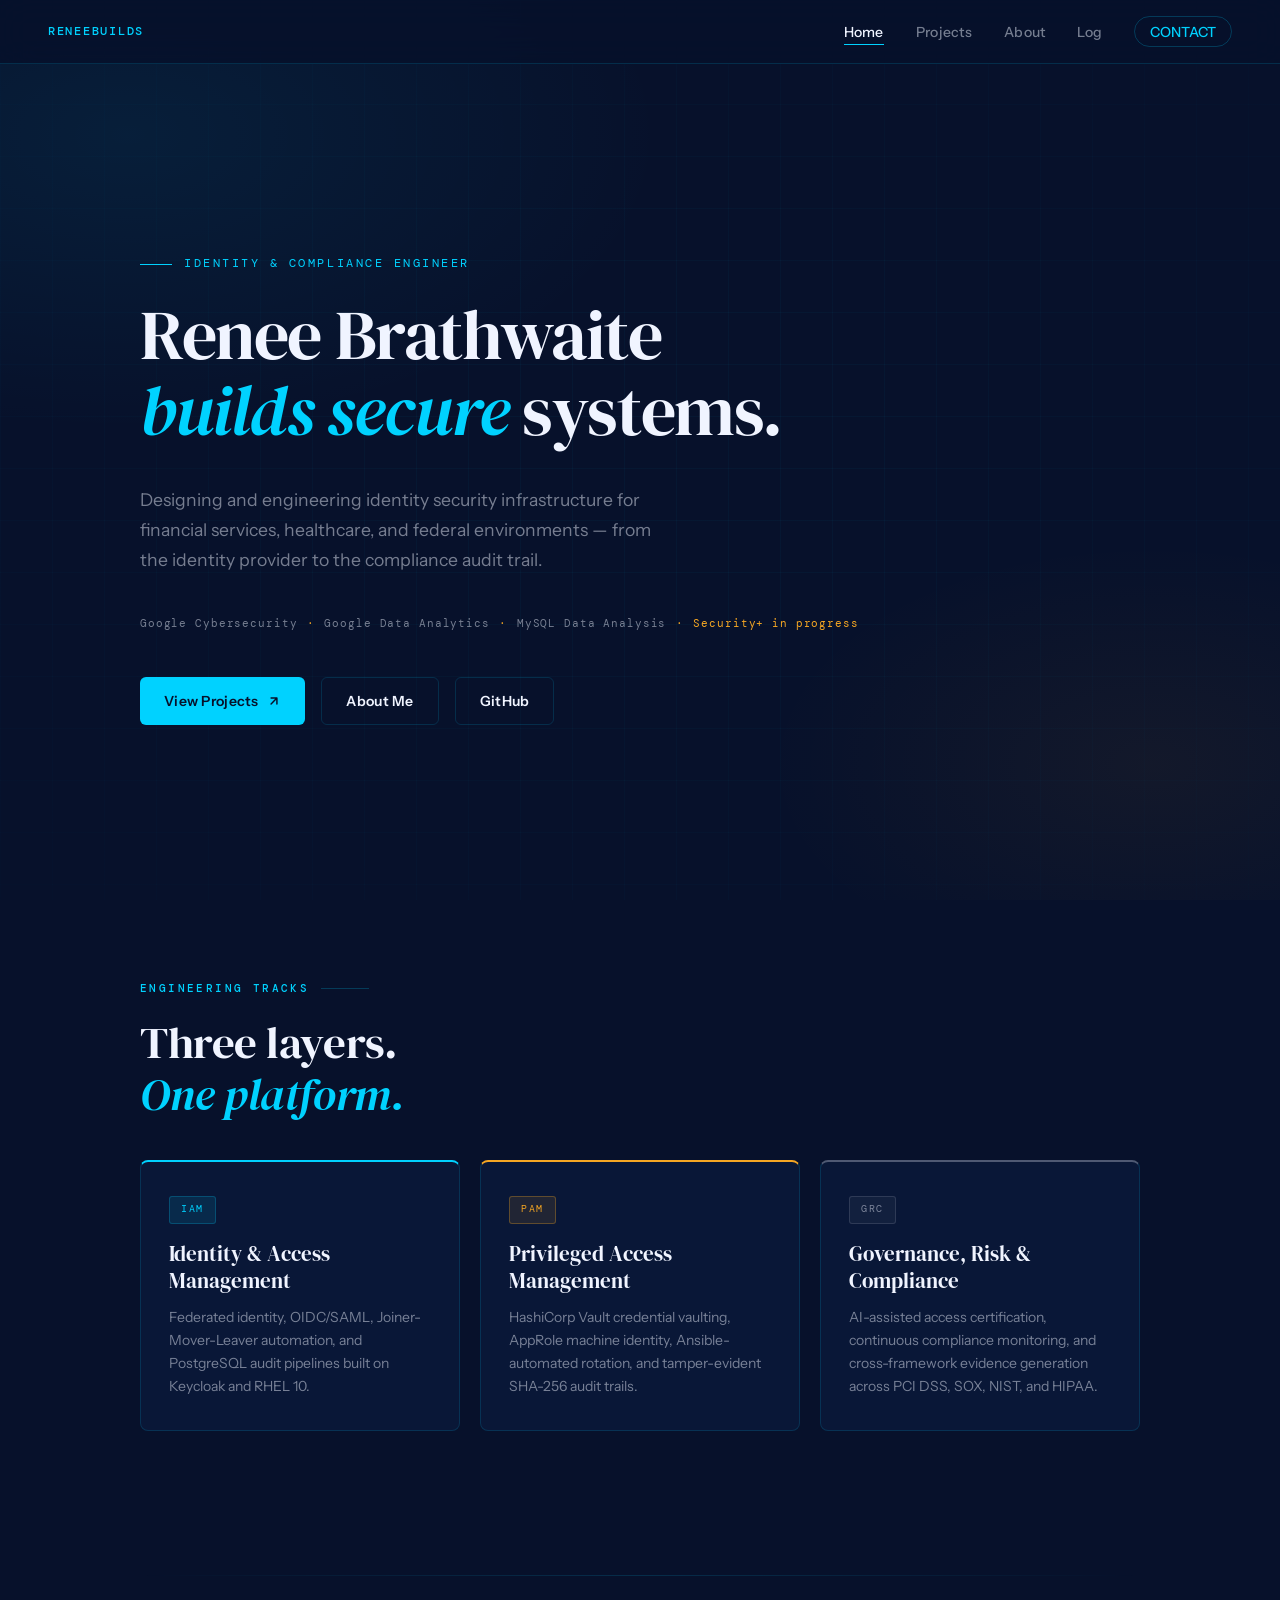
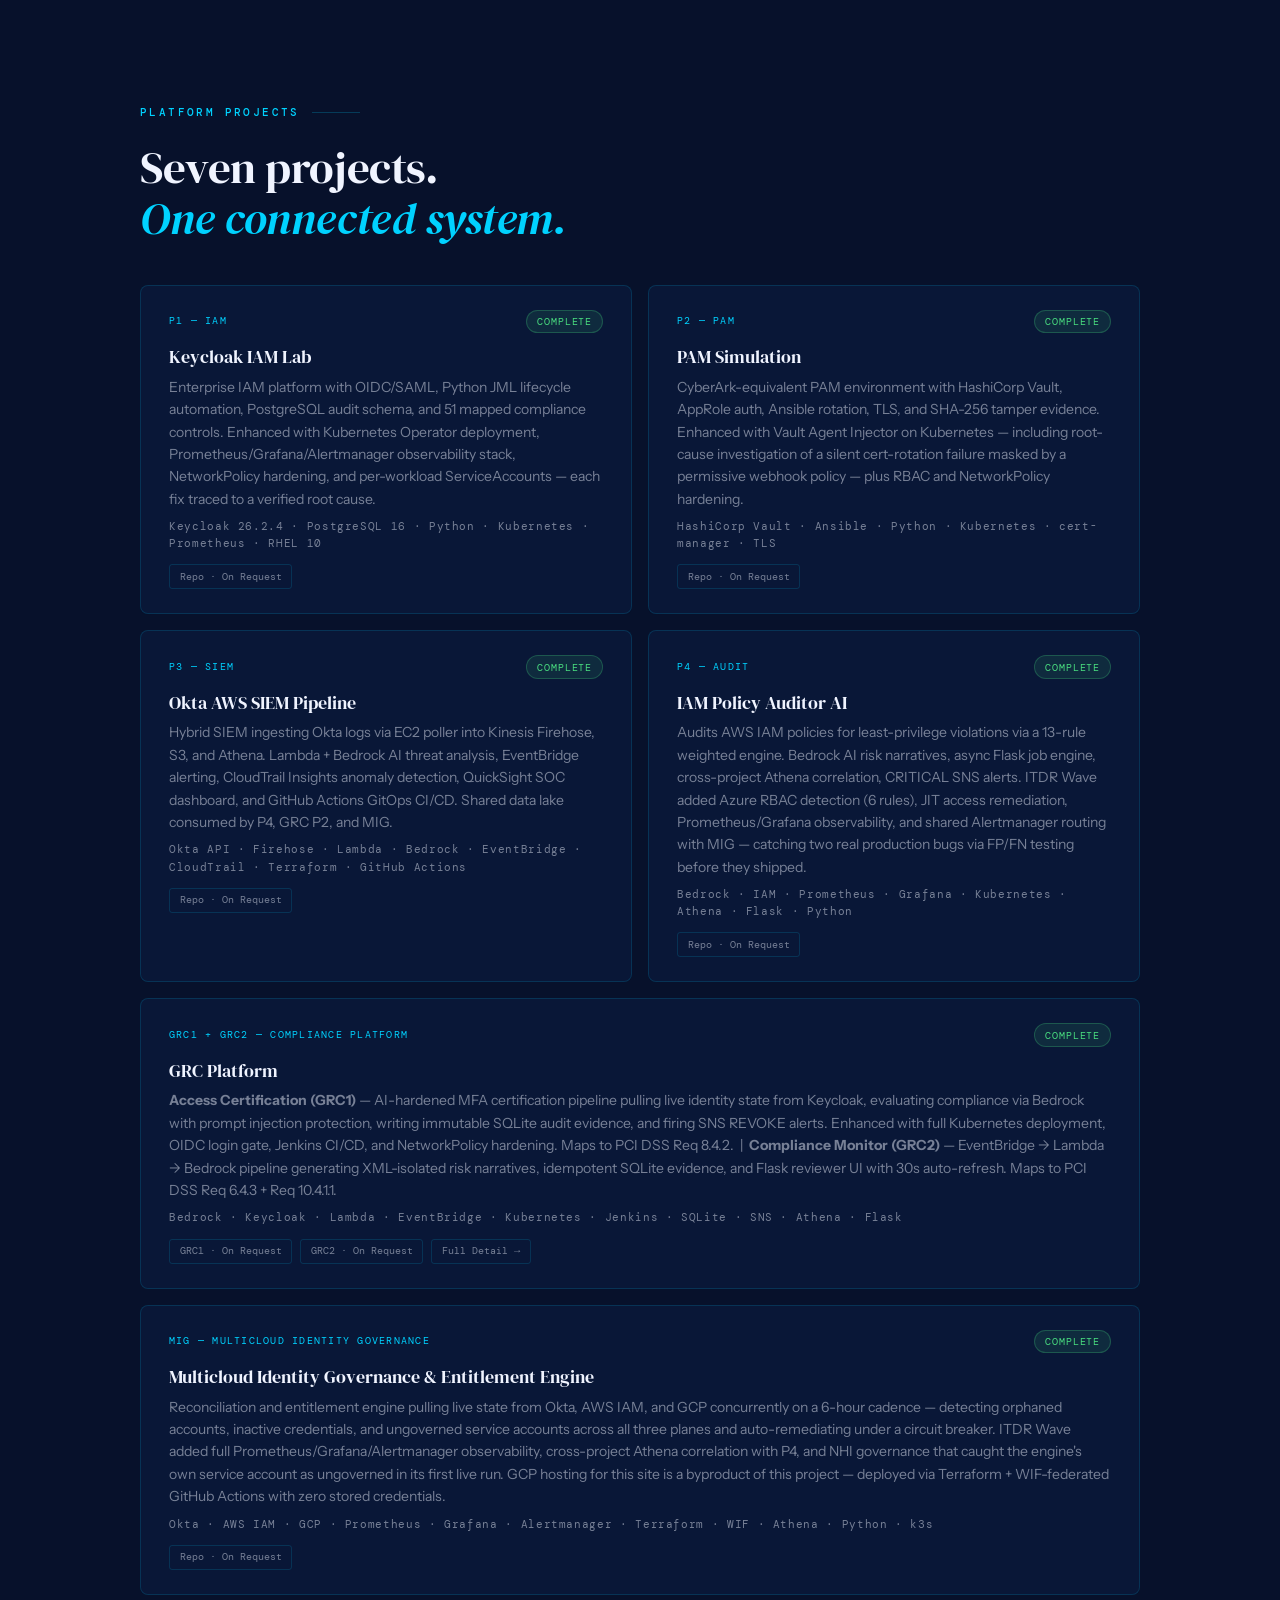
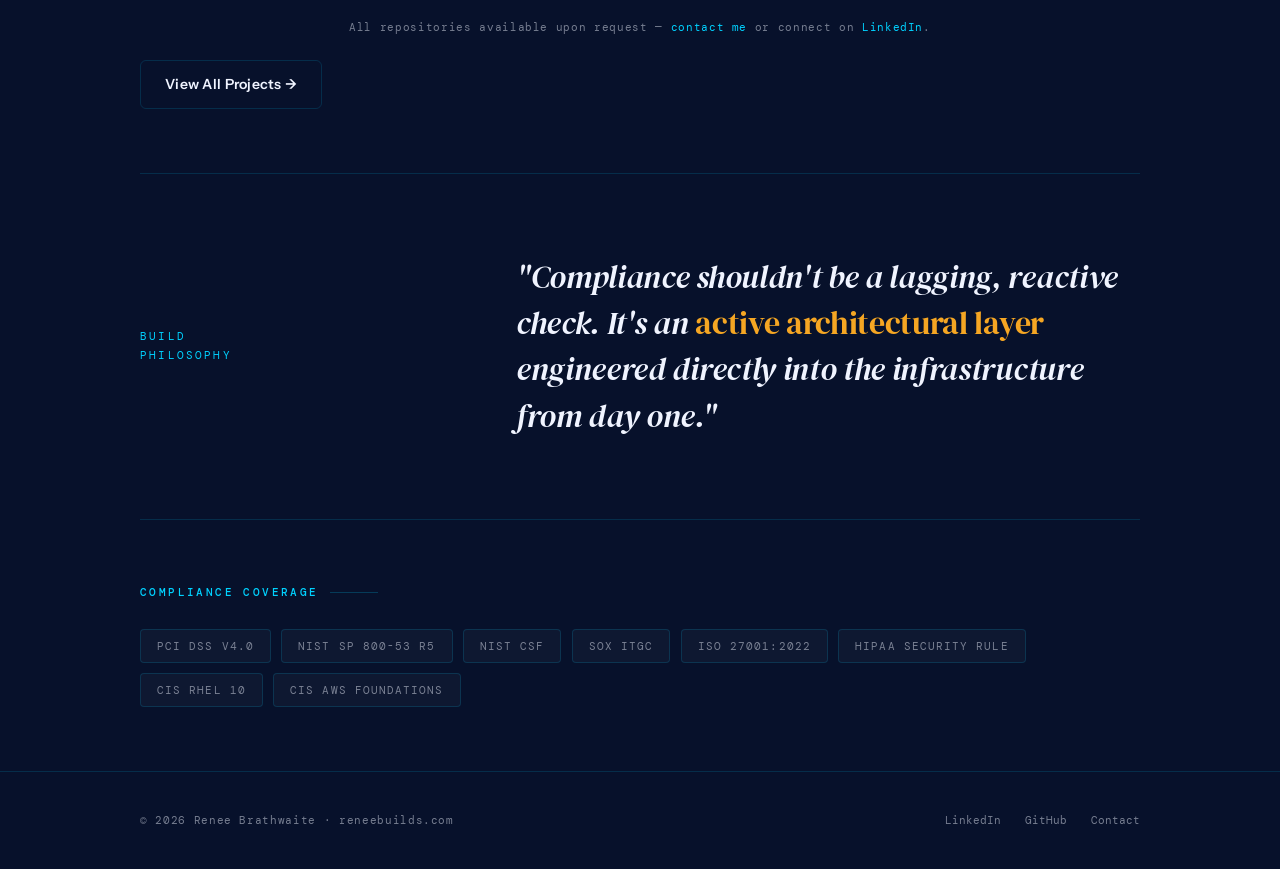
<file: index.html>
<!DOCTYPE html>
<html lang="en">
<head>
  <meta charset="UTF-8" />
  <meta name="viewport" content="width=device-width, initial-scale=1.0" />
  <title>Renee Brathwaite — Identity & Compliance Engineer</title>
  <meta name="description" content="Identity and Compliance Engineer bridging the gap between low-level system configuration and high-level institutional governance." />
  <link rel="preconnect" href="https://fonts.googleapis.com" />
  <link rel="preconnect" href="https://fonts.gstatic.com" crossorigin />
  <link href="https://fonts.googleapis.com/css2?family=DM+Serif+Display:ital@0;1&family=DM+Mono:wght@300;400;500&family=Instrument+Sans:wght@400;500;600&display=swap" rel="stylesheet" />
  <link rel="stylesheet" href="style.css" />
  <style>
    .hero { min-height: calc(100vh - 64px); display:flex; flex-direction:column; justify-content:center; padding:5rem 0 4rem; }
    .hero-eyebrow { font-family:var(--font-mono); font-size:0.72rem; color:var(--cyan); letter-spacing:0.22em; text-transform:uppercase; margin-bottom:1.5rem; display:flex; align-items:center; gap:0.75rem; }
    .hero-eyebrow::before { content:''; width:32px; height:1px; background:var(--cyan); }
    .hero h1 { margin-bottom:0.5rem; max-width:780px; }
    .hero-sub { font-size:1.1rem; color:var(--muted); max-width:540px; line-height:1.7; margin:1.75rem 0 2.5rem; }
    .hero-certs { font-family:var(--font-mono); font-size:0.68rem; color:var(--muted); letter-spacing:0.08em; margin-bottom:2.75rem; display:flex; align-items:center; gap:0.6rem; flex-wrap:wrap; }
    .cert-dot { color:var(--gold); }
    .hero-cta { display:flex; gap:1rem; flex-wrap:wrap; }
    .tracks-grid { display:grid; grid-template-columns:repeat(3,1fr); gap:1.25rem; margin-top:2.5rem; }
    .track-card { border:1px solid var(--border); border-radius:8px; padding:2rem 1.75rem; background:rgba(13,31,69,0.5); backdrop-filter:blur(8px); transition:border-color 0.2s,background 0.2s,transform 0.2s; }
    .track-card:hover { transform:translateY(-4px); }
    .track-card.iam { border-top:2px solid var(--cyan); }
    .track-card.iam:hover { background:rgba(0,210,255,0.05); border-color:var(--cyan); }
    .track-card.pam { border-top:2px solid var(--gold); }
    .track-card.pam:hover { background:rgba(245,166,35,0.05); }
    .track-card.grc { border-top:2px solid rgba(240,244,255,0.3); }
    .track-card.grc:hover { background:rgba(240,244,255,0.04); }
    .track-icon { font-family:var(--font-mono); font-size:0.65rem; letter-spacing:0.15em; text-transform:uppercase; margin-bottom:1rem; padding:0.3rem 0.7rem; border-radius:3px; display:inline-block; }
    .track-icon.iam { color:var(--cyan); background:var(--cyan-dim); border:1px solid var(--cyan-border); }
    .track-icon.pam { color:var(--gold); background:var(--gold-dim); border:1px solid var(--gold-border); }
    .track-icon.grc { color:var(--muted); background:rgba(240,244,255,0.04); border:1px solid rgba(240,244,255,0.12); }
    .track-card h3 { font-family:var(--font-display); font-size:1.3rem; margin-bottom:0.75rem; }
    .track-card p { font-size:0.875rem; color:var(--muted); line-height:1.65; }
    .projects-grid { display:grid; grid-template-columns:repeat(2,1fr); gap:1rem; margin-top:2.5rem; }
    .proj-card { border:1px solid var(--border); border-radius:8px; padding:1.5rem 1.75rem; background:rgba(13,31,69,0.5); backdrop-filter:blur(8px); text-decoration:none; display:block; transition:border-color 0.2s,background 0.2s,transform 0.2s; }
    .proj-card.live:hover { border-color:var(--cyan-border); background:rgba(0,210,255,0.05); transform:translateY(-3px); }
    .proj-card.planned { opacity:0.45; cursor:default; }
    .proj-meta { display:flex; align-items:center; justify-content:space-between; margin-bottom:0.75rem; }
    .proj-id { font-family:var(--font-mono); font-size:0.65rem; color:var(--cyan); letter-spacing:0.12em; text-transform:uppercase; }
    .proj-status { font-family:var(--font-mono); font-size:0.6rem; letter-spacing:0.1em; text-transform:uppercase; padding:0.2rem 0.6rem; border-radius:100px; }
    .status-live { color:#4ADE80; background:rgba(74,222,128,0.1); border:1px solid rgba(74,222,128,0.25); }
    .status-planned { color:var(--muted); background:rgba(240,244,255,0.04); border:1px solid rgba(240,244,255,0.1); }
    .proj-card h3 { font-family:var(--font-display); font-size:1.15rem; margin-bottom:0.4rem; }
    .proj-desc { font-size:0.875rem; color:var(--muted); line-height:1.6; }
    .proj-tech { font-family:var(--font-mono); font-size:0.67rem; color:var(--muted); letter-spacing:0.06em; margin-top:0.5rem; }
    .proj-arrow { display:inline-block; margin-top:1rem; font-size:0.8rem; color:var(--cyan); font-family:var(--font-mono); }
    .philosophy { padding:5rem 0; border-top:1px solid var(--border); border-bottom:1px solid var(--border); }
    .philosophy-inner { display:grid; grid-template-columns:1fr 2fr; gap:4rem; align-items:center; }
    .phil-label { font-family:var(--font-mono); font-size:0.68rem; color:var(--cyan); letter-spacing:0.2em; text-transform:uppercase; line-height:1.8; }
    .phil-quote { font-family:var(--font-display); font-size:clamp(1.4rem,2.8vw,2rem); font-style:italic; line-height:1.45; letter-spacing:-0.01em; }
    .phil-quote span { color:var(--gold); font-style:normal; }
    .fw-row { display:flex; flex-wrap:wrap; gap:0.65rem; margin-top:1.75rem; }
    .fw-chip { font-family:var(--font-mono); font-size:0.67rem; letter-spacing:0.1em; text-transform:uppercase; padding:0.45rem 1rem; border-radius:4px; border:1px solid var(--border); color:var(--muted); background:rgba(240,244,255,0.03); transition:border-color 0.2s,color 0.2s; }
    .fw-chip:hover { border-color:var(--cyan-border); color:var(--cyan); }
    @media(max-width:768px){ .tracks-grid{grid-template-columns:1fr;} .projects-grid{grid-template-columns:1fr;} .philosophy-inner{grid-template-columns:1fr;gap:1.5rem;} }
  </style>
</head>
<body>
<div class="bg-layer"></div>
<div class="grid-layer"></div>
<nav>
  <a href="index.html" class="nav-logo">ReneeBuilds</a>
  <ul class="nav-links">
    <li><a href="index.html" class="active">Home</a></li>
    <li><a href="projects.html">Projects</a></li>
    <li><a href="about.html">About</a></li>
    <li><a href="log.html">Log</a></li>
    <li><a href="contact.html" class="nav-cta">Contact</a></li>
  </ul>
</nav>
<div class="page">
  <div class="container">
    <section class="hero">
      <p class="hero-eyebrow anim-1">Identity &amp; Compliance Engineer</p>
      <h1 class="anim-2">Renee Brathwaite<br><em>builds secure</em> systems.</h1>
      <p class="hero-sub anim-3">Designing and engineering identity security infrastructure for financial services, healthcare, and federal environments — from the identity provider to the compliance audit trail.</p>
      <div class="hero-certs anim-4">
        <span>Google Cybersecurity</span><span class="cert-dot">·</span>
        <span>Google Data Analytics</span><span class="cert-dot">·</span>
        <span>MySQL Data Analysis</span><span class="cert-dot">·</span>
        <span style="color:var(--gold)">Security+ in progress</span>
      </div>
      <div class="hero-cta anim-5">
        <a href="projects.html" class="btn btn-primary">View Projects <svg width="14" height="14" viewBox="0 0 24 24" fill="none" stroke="currentColor" stroke-width="2.5" stroke-linecap="round" stroke-linejoin="round"><path d="M7 17L17 7M7 7h10v10"/></svg></a>
        <a href="about.html" class="btn btn-ghost">About Me</a>
        <a href="https://github.com/ReneeBuildsTech" class="btn btn-ghost" target="_blank" rel="noopener">GitHub</a>
      </div>
    </section>
    <section style="padding:5rem 0;">
      <p class="section-label anim-1">Engineering Tracks</p>
      <h2 class="anim-2">Three layers.<br><em>One platform.</em></h2>
      <div class="tracks-grid anim-3">
        <div class="track-card iam"><span class="track-icon iam">IAM</span><h3>Identity &amp; Access Management</h3><p>Federated identity, OIDC/SAML, Joiner-Mover-Leaver automation, and PostgreSQL audit pipelines built on Keycloak and RHEL 10.</p></div>
        <div class="track-card pam"><span class="track-icon pam">PAM</span><h3>Privileged Access Management</h3><p>HashiCorp Vault credential vaulting, AppRole machine identity, Ansible-automated rotation, and tamper-evident SHA-256 audit trails.</p></div>
        <div class="track-card grc"><span class="track-icon grc">GRC</span><h3>Governance, Risk &amp; Compliance</h3><p>AI-assisted access certification, continuous compliance monitoring, and cross-framework evidence generation across PCI DSS, SOX, NIST, and HIPAA.</p></div>
      </div>
    </section>
    <div class="divider"></div>
    <section class="section-sm">
      <p class="section-label">Platform Projects</p>
      <h2>Seven projects.<br><em>One connected system.</em></h2>
      <div class="projects-grid">
        <div class="proj-card live">
          <div class="proj-meta"><span class="proj-id">P1 — IAM</span><span class="proj-status status-live">Complete</span></div>
          <h3>Keycloak IAM Lab</h3>
          <p class="proj-desc">Enterprise IAM platform with OIDC/SAML, Python JML lifecycle automation, PostgreSQL audit schema, and 51 mapped compliance controls. Enhanced with Kubernetes Operator deployment, Prometheus/Grafana/Alertmanager observability stack, NetworkPolicy hardening, and per-workload ServiceAccounts — each fix traced to a verified root cause.</p>
          <div class="proj-tech">Keycloak 26.2.4 · PostgreSQL 16 · Python · Kubernetes · Prometheus · RHEL 10</div>
          <span style="font-family:var(--font-mono);font-size:0.65rem;color:var(--muted);border:1px solid var(--border);padding:0.2rem 0.6rem;border-radius:3px;display:inline-block;margin-top:0.75rem;">Repo · On Request</span>
        </div>
        <div class="proj-card live">
          <div class="proj-meta"><span class="proj-id">P2 — PAM</span><span class="proj-status status-live">Complete</span></div>
          <h3>PAM Simulation</h3>
          <p class="proj-desc">CyberArk-equivalent PAM environment with HashiCorp Vault, AppRole auth, Ansible rotation, TLS, and SHA-256 tamper evidence. Enhanced with Vault Agent Injector on Kubernetes — including root-cause investigation of a silent cert-rotation failure masked by a permissive webhook policy — plus RBAC and NetworkPolicy hardening.</p>
          <div class="proj-tech">HashiCorp Vault · Ansible · Python · Kubernetes · cert-manager · TLS</div>
          <span style="font-family:var(--font-mono);font-size:0.65rem;color:var(--muted);border:1px solid var(--border);padding:0.2rem 0.6rem;border-radius:3px;display:inline-block;margin-top:0.75rem;">Repo · On Request</span>
        </div>
        <div class="proj-card live" style="cursor:default;">
          <div class="proj-meta"><span class="proj-id">P3 — SIEM</span><span class="proj-status status-live">Complete</span></div>
          <h3>Okta AWS SIEM Pipeline</h3>
          <p class="proj-desc">Hybrid SIEM ingesting Okta logs via EC2 poller into Kinesis Firehose, S3, and Athena. Lambda + Bedrock AI threat analysis, EventBridge alerting, CloudTrail Insights anomaly detection, QuickSight SOC dashboard, and GitHub Actions GitOps CI/CD. Shared data lake consumed by P4, GRC P2, and MIG.</p>
          <div class="proj-tech">Okta API · Firehose · Lambda · Bedrock · EventBridge · CloudTrail · Terraform · GitHub Actions</div>
          <span style="font-family:var(--font-mono);font-size:0.65rem;color:var(--muted);border:1px solid var(--border);padding:0.2rem 0.6rem;border-radius:3px;display:inline-block;margin-top:0.75rem;">Repo · On Request</span>
        </div>
        <div class="proj-card live">
          <div class="proj-meta"><span class="proj-id">P4 — Audit</span><span class="proj-status status-live">Complete</span></div>
          <h3>IAM Policy Auditor AI</h3>
          <p class="proj-desc">Audits AWS IAM policies for least-privilege violations via a 13-rule weighted engine. Bedrock AI risk narratives, async Flask job engine, cross-project Athena correlation, CRITICAL SNS alerts. ITDR Wave added Azure RBAC detection (6 rules), JIT access remediation, Prometheus/Grafana observability, and shared Alertmanager routing with MIG — catching two real production bugs via FP/FN testing before they shipped.</p>
          <div class="proj-tech">Bedrock · IAM · Prometheus · Grafana · Kubernetes · Athena · Flask · Python</div>
          <span style="font-family:var(--font-mono);font-size:0.65rem;color:var(--muted);border:1px solid var(--border);padding:0.2rem 0.6rem;border-radius:3px;display:inline-block;margin-top:0.75rem;">Repo · On Request</span>
        </div>
        <div class="proj-card live" style="grid-column:1/-1;cursor:default;">
          <div class="proj-meta"><span class="proj-id">GRC1 + GRC2 — Compliance Platform</span><span class="proj-status status-live">Complete</span></div>
          <h3>GRC Platform</h3>
          <p class="proj-desc"><strong>Access Certification (GRC1)</strong> — AI-hardened MFA certification pipeline pulling live identity state from Keycloak, evaluating compliance via Bedrock with prompt injection protection, writing immutable SQLite audit evidence, and firing SNS REVOKE alerts. Enhanced with full Kubernetes deployment, OIDC login gate, Jenkins CI/CD, and NetworkPolicy hardening. Maps to PCI DSS Req 8.4.2. &nbsp;|&nbsp; <strong>Compliance Monitor (GRC2)</strong> — EventBridge → Lambda → Bedrock pipeline generating XML-isolated risk narratives, idempotent SQLite evidence, and Flask reviewer UI with 30s auto-refresh. Maps to PCI DSS Req 6.4.3 + Req 10.4.1.1.</p>
          <div class="proj-tech">Bedrock · Keycloak · Lambda · EventBridge · Kubernetes · Jenkins · SQLite · SNS · Athena · Flask</div>
          <div style="display:flex;gap:0.5rem;flex-wrap:wrap;margin-top:0.75rem;">
            <span style="font-family:var(--font-mono);font-size:0.65rem;color:var(--muted);border:1px solid var(--border);padding:0.2rem 0.6rem;border-radius:3px;">GRC1 · On Request</span>
            <span style="font-family:var(--font-mono);font-size:0.65rem;color:var(--muted);border:1px solid var(--border);padding:0.2rem 0.6rem;border-radius:3px;">GRC2 · On Request</span>
            <a href="projects.html" style="font-family:var(--font-mono);font-size:0.65rem;color:var(--muted);text-decoration:none;border:1px solid var(--border);padding:0.2rem 0.6rem;border-radius:3px;">Full Detail →</a>
          </div>
        </div>
        <div class="proj-card live" style="grid-column:1/-1;cursor:default;">
          <div class="proj-meta"><span class="proj-id">MIG — Multicloud Identity Governance</span><span class="proj-status status-live">Complete</span></div>
          <h3>Multicloud Identity Governance &amp; Entitlement Engine</h3>
          <p class="proj-desc">Reconciliation and entitlement engine pulling live state from Okta, AWS IAM, and GCP concurrently on a 6-hour cadence — detecting orphaned accounts, inactive credentials, and ungoverned service accounts across all three planes and auto-remediating under a circuit breaker. ITDR Wave added full Prometheus/Grafana/Alertmanager observability, cross-project Athena correlation with P4, and NHI governance that caught the engine's own service account as ungoverned in its first live run. GCP hosting for this site is a byproduct of this project — deployed via Terraform + WIF-federated GitHub Actions with zero stored credentials.</p>
          <div class="proj-tech">Okta · AWS IAM · GCP · Prometheus · Grafana · Alertmanager · Terraform · WIF · Athena · Python · k3s</div>
          <span style="font-family:var(--font-mono);font-size:0.65rem;color:var(--muted);border:1px solid var(--border);padding:0.2rem 0.6rem;border-radius:3px;display:inline-block;margin-top:0.75rem;">Repo · On Request</span>
        </div>
      </div>
      <p style="font-family:var(--font-mono);font-size:0.68rem;color:var(--muted);letter-spacing:0.06em;margin-top:1.5rem;text-align:center;">All repositories available upon request — <a href="contact.html" style="color:var(--cyan);text-decoration:none;">contact me</a> or connect on <a href="https://www.linkedin.com/in/reneebuilds" style="color:var(--cyan);text-decoration:none;" target="_blank" rel="noopener">LinkedIn</a>.</p>
      <div style="margin-top:1.5rem;"><a href="projects.html" class="btn btn-ghost">View All Projects →</a></div>
    </section>
    <section class="philosophy">
      <div class="philosophy-inner">
        <div class="phil-label">Build<br>Philosophy</div>
        <blockquote class="phil-quote">"Compliance shouldn't be a lagging, reactive check. It's an <span>active architectural layer</span> engineered directly into the infrastructure from day one."</blockquote>
      </div>
    </section>
    <section style="padding:4rem 0;">
      <p class="section-label">Compliance Coverage</p>
      <div class="fw-row">
        <span class="fw-chip">PCI DSS v4.0</span>
        <span class="fw-chip">NIST SP 800-53 r5</span>
        <span class="fw-chip">NIST CSF</span>
        <span class="fw-chip">SOX ITGC</span>
        <span class="fw-chip">ISO 27001:2022</span>
        <span class="fw-chip">HIPAA Security Rule</span>
        <span class="fw-chip">CIS RHEL 10</span>
        <span class="fw-chip">CIS AWS Foundations</span>
      </div>
    </section>
  </div>
</div>
<footer>
  <div class="footer-inner">
    <span class="footer-copy">© 2026 Renee Brathwaite · reneebuilds.com</span>
    <div style="display:flex;gap:1.5rem;">
      <a href="https://www.linkedin.com/in/reneebuilds" style="font-family:var(--font-mono);font-size:0.68rem;color:var(--muted);text-decoration:none;" target="_blank" rel="noopener">LinkedIn</a>
      <a href="https://github.com/ReneeBuildsTech" style="font-family:var(--font-mono);font-size:0.68rem;color:var(--muted);text-decoration:none;" target="_blank" rel="noopener">GitHub</a>
      <a href="contact.html" style="font-family:var(--font-mono);font-size:0.68rem;color:var(--muted);text-decoration:none;">Contact</a>
    </div>
  </div>
</footer>
</body>
</html>
</file>
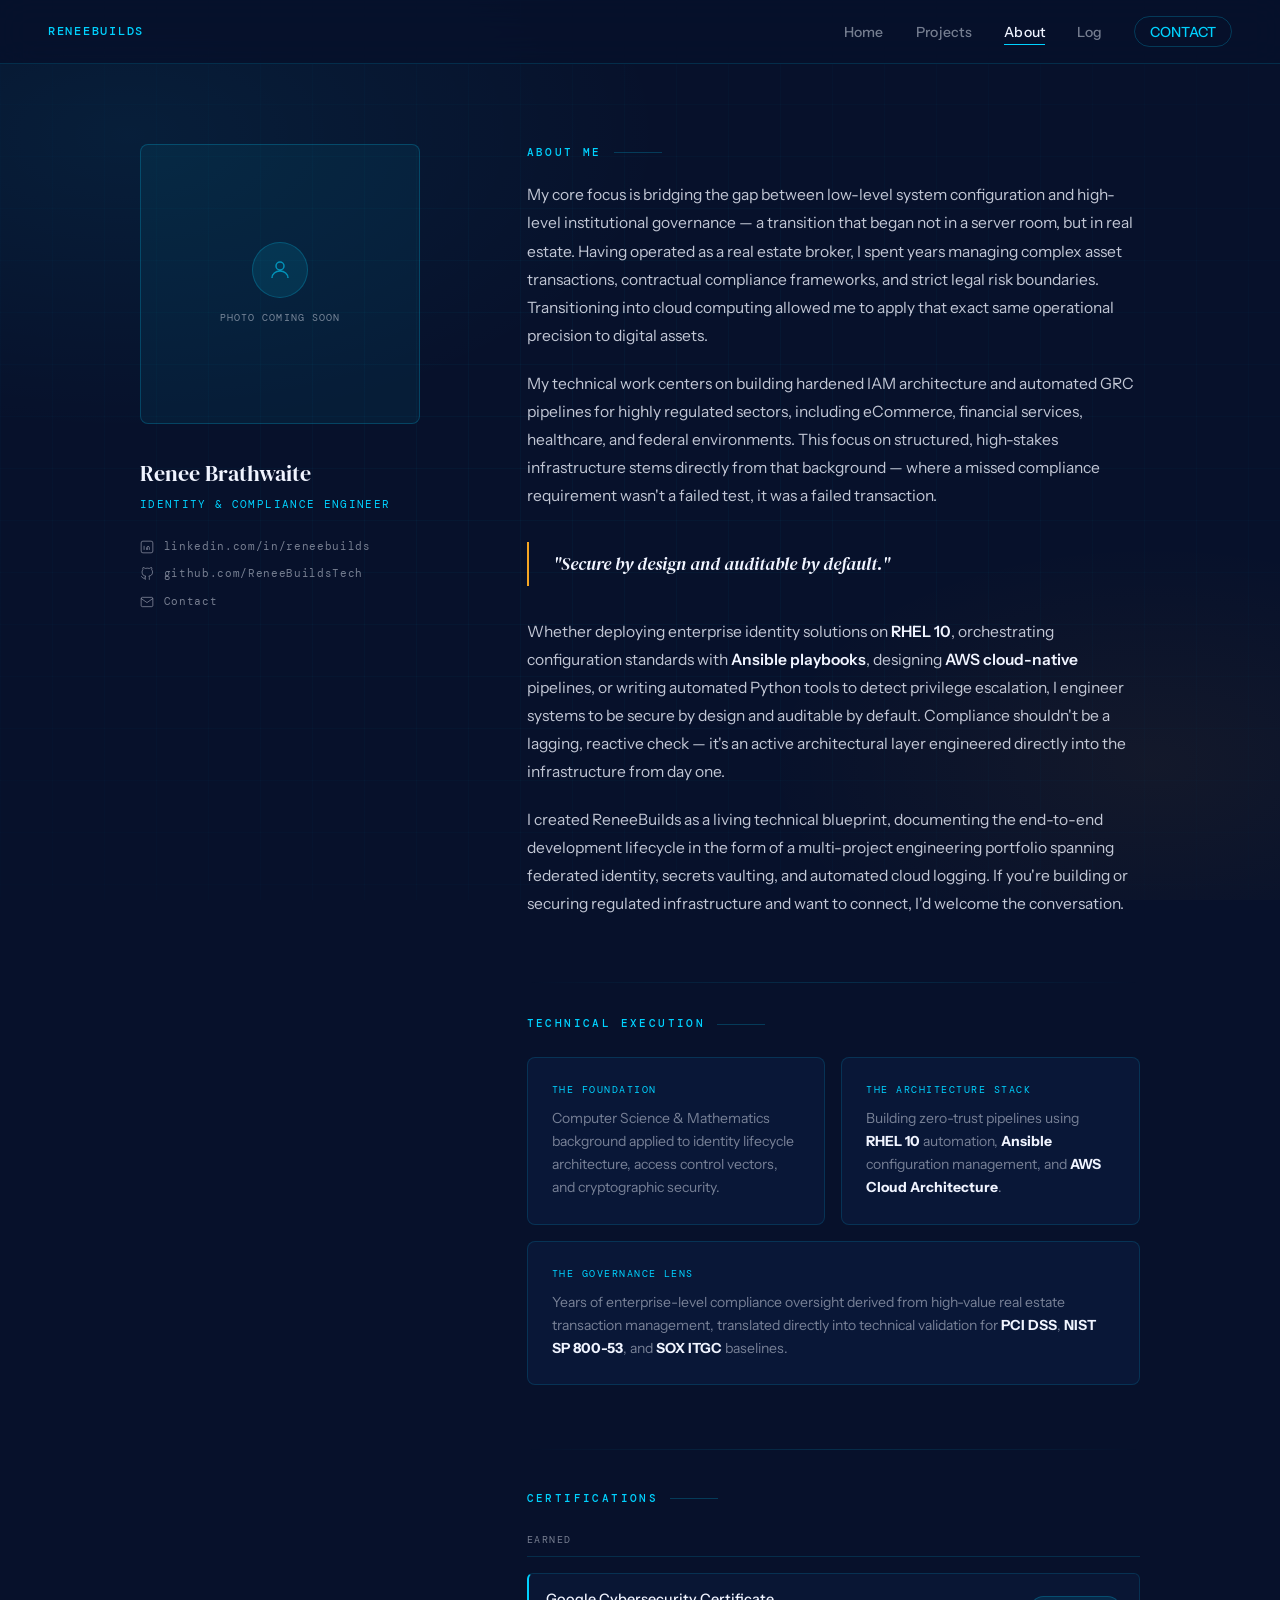
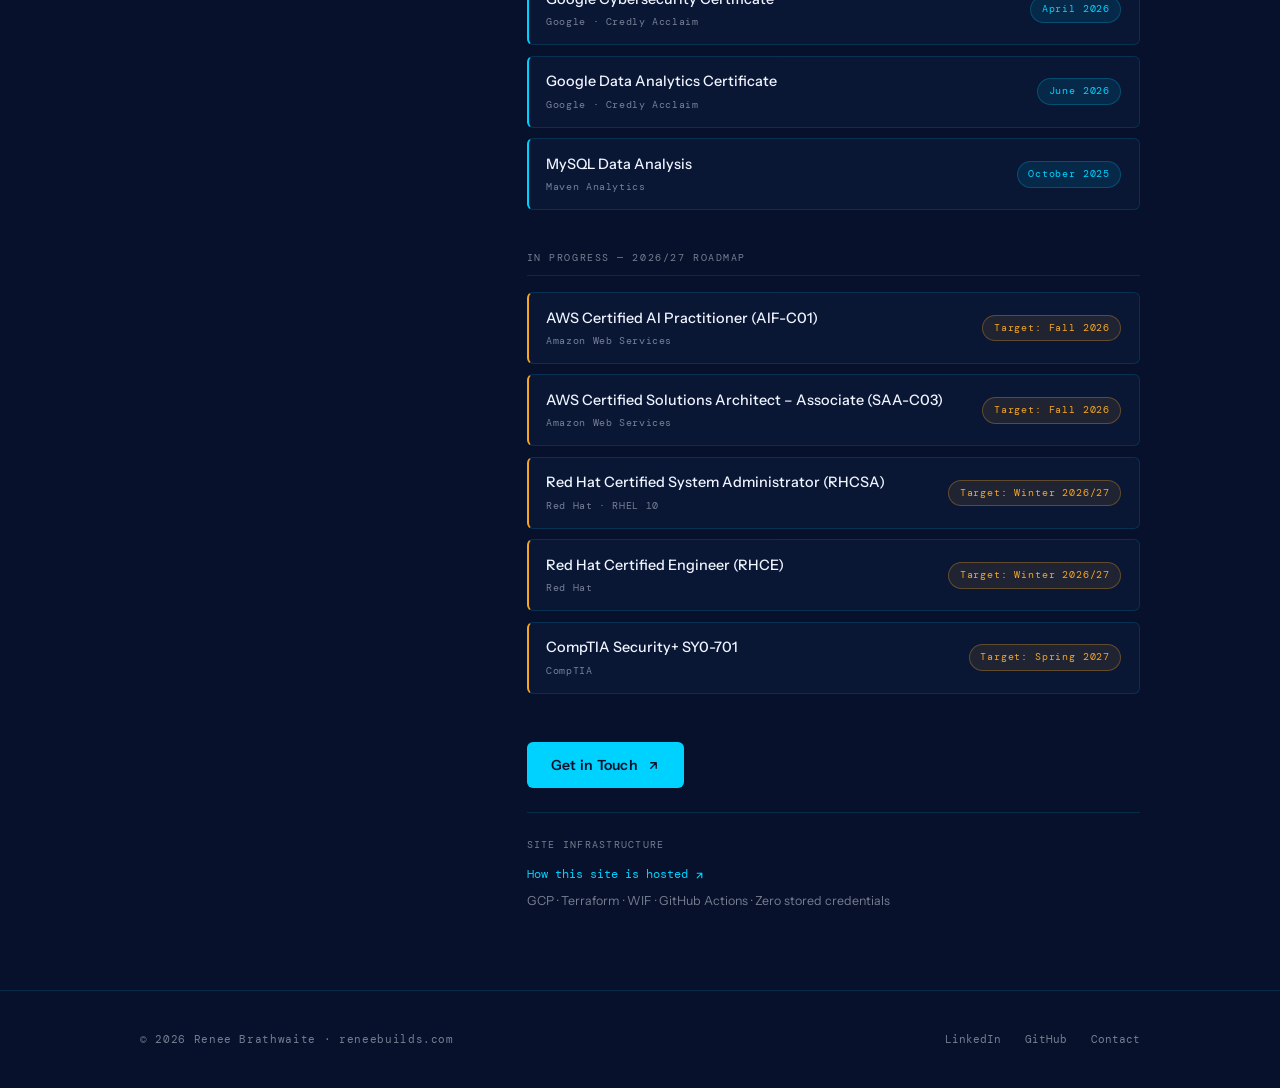
<file: about.html>
<!DOCTYPE html>
<html lang="en">
<head>
  <meta charset="UTF-8" />
  <meta name="viewport" content="width=device-width, initial-scale=1.0" />
  <title>About — Renee Brathwaite</title>
  <meta name="description" content="Identity and Compliance Engineer bridging the gap between low-level system configuration and high-level institutional governance." />
  <link rel="preconnect" href="https://fonts.googleapis.com" />
  <link rel="preconnect" href="https://fonts.gstatic.com" crossorigin />
  <link href="https://fonts.googleapis.com/css2?family=DM+Serif+Display:ital@0;1&family=DM+Mono:wght@300;400;500&family=Instrument+Sans:wght@400;500;600&display=swap" rel="stylesheet" />
  <link rel="stylesheet" href="style.css" />
  <style>
    .about-grid {
      display: grid;
      grid-template-columns: 1fr 2fr;
      gap: 5rem;
      padding: 5rem 0;
      align-items: start;
    }

    /* Sidebar */
    .about-sidebar { position: sticky; top: 5rem; }

    .photo-placeholder {
      width: 100%;
      aspect-ratio: 1;
      max-width: 280px;
      border-radius: 8px;
      background: rgba(0,210,255,0.06);
      border: 1px solid var(--cyan-border);
      display: flex;
      flex-direction: column;
      align-items: center;
      justify-content: center;
      gap: 0.75rem;
      margin-bottom: 2rem;
    }

    .photo-placeholder-icon {
      width: 56px; height: 56px;
      border-radius: 50%;
      background: var(--cyan-dim);
      border: 1px solid var(--cyan-border);
      display: flex; align-items: center; justify-content: center;
    }

    .photo-placeholder p {
      font-family: var(--font-mono);
      font-size: 0.65rem;
      color: var(--muted);
      letter-spacing: 0.1em;
      text-transform: uppercase;
    }

    .sidebar-name {
      font-family: var(--font-display);
      font-size: 1.4rem;
      margin-bottom: 0.25rem;
    }

    .sidebar-title {
      font-family: var(--font-mono);
      font-size: 0.7rem;
      color: var(--cyan);
      letter-spacing: 0.12em;
      text-transform: uppercase;
      margin-bottom: 1.5rem;
    }

    .sidebar-links { display: flex; flex-direction: column; gap: 0.6rem; }

    .sidebar-link {
      display: flex; align-items: center; gap: 0.6rem;
      font-family: var(--font-mono);
      font-size: 0.7rem;
      color: var(--muted);
      text-decoration: none;
      letter-spacing: 0.06em;
      transition: color 0.2s;
    }

    .sidebar-link:hover { color: var(--cyan); }

    .sidebar-link svg { flex-shrink: 0; }

    /* Main content */
    .about-main {}

    .bio-section { margin-bottom: 4rem; }

    .bio-section p {
      font-size: 0.975rem;
      color: rgba(240,244,255,0.8);
      line-height: 1.8;
      margin-bottom: 1.25rem;
    }

    .bio-section p strong {
      color: var(--white);
      font-weight: 600;
    }

    .bio-pullquote {
      border-left: 2px solid var(--gold);
      padding: 0.5rem 0 0.5rem 1.5rem;
      margin: 2rem 0;
      font-family: var(--font-display);
      font-size: 1.15rem;
      font-style: italic;
      color: var(--white);
      line-height: 1.5;
    }

    /* Tech execution vectors */
    .vectors-grid {
      display: grid;
      grid-template-columns: 1fr 1fr;
      gap: 1rem;
      margin-top: 1.5rem;
    }

    .vector-card {
      border: 1px solid var(--border);
      border-radius: 8px;
      padding: 1.5rem;
      background: rgba(13,31,69,0.5);
    }

    .vector-label {
      font-family: var(--font-mono);
      font-size: 0.62rem;
      color: var(--cyan);
      letter-spacing: 0.15em;
      text-transform: uppercase;
      margin-bottom: 0.6rem;
    }

    .vector-card p {
      font-size: 0.875rem;
      color: var(--muted);
      line-height: 1.65;
      margin: 0;
    }

    .vector-card p strong { color: var(--white); }

    /* Certifications */
    .certs-section { margin-top: 4rem; }

    .cert-group { margin-bottom: 2.5rem; }

    .cert-group-label {
      font-family: var(--font-mono);
      font-size: 0.65rem;
      color: var(--muted);
      letter-spacing: 0.15em;
      text-transform: uppercase;
      margin-bottom: 1rem;
      padding-bottom: 0.5rem;
      border-bottom: 1px solid var(--border);
    }

    .cert-list { display: flex; flex-direction: column; gap: 0.65rem; }

    .cert-item {
      display: flex; align-items: center; justify-content: space-between;
      padding: 0.85rem 1.1rem;
      border: 1px solid var(--border);
      border-radius: 6px;
      background: rgba(13,31,69,0.4);
      flex-wrap: wrap;
      gap: 0.5rem;
    }

    .cert-item.earned { border-left: 2px solid var(--cyan); }
    .cert-item.progress { border-left: 2px solid var(--gold); }

    .cert-name {
      font-size: 0.9rem;
      font-weight: 500;
      color: var(--white);
    }

    .cert-issuer {
      font-family: var(--font-mono);
      font-size: 0.65rem;
      color: var(--muted);
      letter-spacing: 0.06em;
      margin-top: 0.2rem;
    }

    .cert-date {
      font-family: var(--font-mono);
      font-size: 0.65rem;
      letter-spacing: 0.08em;
      padding: 0.25rem 0.65rem;
      border-radius: 100px;
    }

    .cert-date.earned { color: var(--cyan); background: var(--cyan-dim); border: 1px solid var(--cyan-border); }
    .cert-date.progress { color: var(--gold); background: var(--gold-dim); border: 1px solid var(--gold-border); }

    @media(max-width:768px){
      .about-grid { grid-template-columns: 1fr; gap: 3rem; }
      .about-sidebar { position: static; }
      .vectors-grid { grid-template-columns: 1fr; }
    }
  </style>
</head>
<body>
<div class="bg-layer"></div>
<div class="grid-layer"></div>
<nav>
  <a href="index.html" class="nav-logo">ReneeBuilds</a>
  <ul class="nav-links">
    <li><a href="index.html">Home</a></li>
    <li><a href="projects.html">Projects</a></li>
    <li><a href="about.html" class="active">About</a></li>
    <li><a href="log.html">Log</a></li>
    <li><a href="contact.html" class="nav-cta">Contact</a></li>
  </ul>
</nav>
<div class="page">
  <div class="container">
    <div class="about-grid">

      <!-- Sidebar -->
      <aside class="about-sidebar anim-1">
        <div class="photo-placeholder">
          <div class="photo-placeholder-icon">
            <svg width="24" height="24" viewBox="0 0 24 24" fill="none" stroke="rgba(0,210,255,0.6)" stroke-width="1.5"><circle cx="12" cy="8" r="4"/><path d="M4 20c0-4 3.6-7 8-7s8 3 8 7"/></svg>
          </div>
          <p>Photo coming soon</p>
        </div>
        <div class="sidebar-name">Renee Brathwaite</div>
        <div class="sidebar-title">Identity &amp; Compliance Engineer</div>
        <div class="sidebar-links">
          <a href="https://www.linkedin.com/in/reneebuilds" class="sidebar-link" target="_blank" rel="noopener">
            <svg width="14" height="14" viewBox="0 0 24 24" fill="none" stroke="currentColor" stroke-width="1.5"><rect x="2" y="2" width="20" height="20" rx="3"/><path d="M7 10v7M7 7v.01M12 17v-4a2 2 0 014 0v4M12 13v4"/></svg>
            linkedin.com/in/reneebuilds
          </a>
          <a href="https://github.com/ReneeBuildsTech" class="sidebar-link" target="_blank" rel="noopener">
            <svg width="14" height="14" viewBox="0 0 24 24" fill="none" stroke="currentColor" stroke-width="1.5"><path d="M9 19c-5 1.5-5-2.5-7-3m14 6v-3.87a3.37 3.37 0 00-.94-2.61c3.14-.35 6.44-1.54 6.44-7A5.44 5.44 0 0020 4.77 5.07 5.07 0 0019.91 1S18.73.65 16 2.48a13.38 13.38 0 00-7 0C6.27.65 5.09 1 5.09 1A5.07 5.07 0 005 4.77a5.44 5.44 0 00-1.5 3.78c0 5.42 3.3 6.61 6.44 7A3.37 3.37 0 009 18.13V22"/></svg>
            github.com/ReneeBuildsTech
          </a>
          <a href="contact.html" class="sidebar-link">
            <svg width="14" height="14" viewBox="0 0 24 24" fill="none" stroke="currentColor" stroke-width="1.5"><path d="M4 4h16c1.1 0 2 .9 2 2v12c0 1.1-.9 2-2 2H4c-1.1 0-2-.9-2-2V6c0-1.1.9-2 2-2z"/><polyline points="22,6 12,13 2,6"/></svg>
            Contact
          </a>
        </div>
      </aside>

      <!-- Main -->
      <main class="about-main anim-2">
        <p class="section-label">About Me</p>

        <div class="bio-section">
          <p>My core focus is bridging the gap between low-level system configuration and high-level institutional governance — a transition that began not in a server room, but in real estate. Having operated as a real estate broker, I spent years managing complex asset transactions, contractual compliance frameworks, and strict legal risk boundaries. Transitioning into cloud computing allowed me to apply that exact same operational precision to digital assets.</p>

          <p>My technical work centers on building hardened IAM architecture and automated GRC pipelines for highly regulated sectors, including eCommerce, financial services, healthcare, and federal environments. This focus on structured, high-stakes infrastructure stems directly from that background — where a missed compliance requirement wasn't a failed test, it was a failed transaction.</p>

          <div class="bio-pullquote">"Secure by design and auditable by default."</div>

          <p>Whether deploying enterprise identity solutions on <strong>RHEL 10</strong>, orchestrating configuration standards with <strong>Ansible playbooks</strong>, designing <strong>AWS cloud-native</strong> pipelines, or writing automated Python tools to detect privilege escalation, I engineer systems to be secure by design and auditable by default. Compliance shouldn't be a lagging, reactive check — it's an active architectural layer engineered directly into the infrastructure from day one.</p>

          <p>I created ReneeBuilds as a living technical blueprint, documenting the end-to-end development lifecycle in the form of a multi-project engineering portfolio spanning federated identity, secrets vaulting, and automated cloud logging. If you're building or securing regulated infrastructure and want to connect, I'd welcome the conversation.</p>
        </div>

        <div class="divider" style="margin:2rem 0;"></div>

        <!-- Tech execution vectors -->
        <p class="section-label">Technical Execution</p>
        <div class="vectors-grid" style="margin-top:1.5rem;">
          <div class="vector-card">
            <div class="vector-label">The Foundation</div>
            <p>Computer Science &amp; Mathematics background applied to identity lifecycle architecture, access control vectors, and cryptographic security.</p>
          </div>
          <div class="vector-card">
            <div class="vector-label">The Architecture Stack</div>
            <p>Building zero-trust pipelines using <strong>RHEL 10</strong> automation, <strong>Ansible</strong> configuration management, and <strong>AWS Cloud Architecture</strong>.</p>
          </div>
          <div class="vector-card" style="grid-column:1/-1;">
            <div class="vector-label">The Governance Lens</div>
            <p>Years of enterprise-level compliance oversight derived from high-value real estate transaction management, translated directly into technical validation for <strong>PCI DSS</strong>, <strong>NIST SP 800-53</strong>, and <strong>SOX ITGC</strong> baselines.</p>
          </div>
        </div>

        <!-- Certifications -->
        <div class="certs-section">
          <div class="divider" style="margin:2.5rem 0;"></div>
          <p class="section-label">Certifications</p>

          <div class="cert-group" style="margin-top:1.5rem;">
            <div class="cert-group-label">Earned</div>
            <div class="cert-list">
              <div class="cert-item earned">
                <div>
                  <div class="cert-name">Google Cybersecurity Certificate</div>
                  <div class="cert-issuer">Google · Credly Acclaim</div>
                </div>
                <span class="cert-date earned">April 2026</span>
              </div>
              <div class="cert-item earned">
                <div>
                  <div class="cert-name">Google Data Analytics Certificate</div>
                  <div class="cert-issuer">Google · Credly Acclaim</div>
                </div>
                <span class="cert-date earned">June 2026</span>
              </div>
              <div class="cert-item earned">
                <div>
                  <div class="cert-name">MySQL Data Analysis</div>
                  <div class="cert-issuer">Maven Analytics</div>
                </div>
                <span class="cert-date earned">October 2025</span>
              </div>
            </div>
          </div>

          <div class="cert-group">
            <div class="cert-group-label">In Progress — 2026/27 Roadmap</div>
            <div class="cert-list">
              <div class="cert-item progress">
                <div>
                  <div class="cert-name">AWS Certified AI Practitioner (AIF-C01)</div>
                  <div class="cert-issuer">Amazon Web Services</div>
                </div>
                <span class="cert-date progress">Target: Fall 2026</span>
              </div>
              <div class="cert-item progress">
                <div>
                  <div class="cert-name">AWS Certified Solutions Architect – Associate (SAA-C03)</div>
                  <div class="cert-issuer">Amazon Web Services</div>
                </div>
                <span class="cert-date progress">Target: Fall 2026</span>
              </div>
              <div class="cert-item progress">
                <div>
                  <div class="cert-name">Red Hat Certified System Administrator (RHCSA)</div>
                  <div class="cert-issuer">Red Hat · RHEL 10</div>
                </div>
                <span class="cert-date progress">Target: Winter 2026/27</span>
              </div>
              <div class="cert-item progress">
                <div>
                  <div class="cert-name">Red Hat Certified Engineer (RHCE)</div>
                  <div class="cert-issuer">Red Hat</div>
                </div>
                <span class="cert-date progress">Target: Winter 2026/27</span>
              </div>
              <div class="cert-item progress">
                <div>
                  <div class="cert-name">CompTIA Security+ SY0-701</div>
                  <div class="cert-issuer">CompTIA</div>
                </div>
                <span class="cert-date progress">Target: Spring 2027</span>
              </div>
            </div>
          </div>
        </div>

        <div style="margin-top:3rem;">
          <a href="contact.html" class="btn btn-primary">Get in Touch <svg width="13" height="13" viewBox="0 0 24 24" fill="none" stroke="currentColor" stroke-width="2.5" stroke-linecap="round" stroke-linejoin="round"><path d="M7 17L17 7M7 7h10v10"/></svg></a>
        </div>

        <div style="margin-top:1.5rem;padding-top:1.5rem;border-top:1px solid var(--border);">
          <p style="font-family:var(--font-mono);font-size:0.65rem;color:var(--muted);letter-spacing:0.12em;text-transform:uppercase;margin-bottom:0.75rem;">Site Infrastructure</p>
          <a href="infrastructure.html" style="font-family:var(--font-mono);font-size:0.72rem;color:var(--cyan);text-decoration:none;display:flex;align-items:center;gap:0.4rem;">How this site is hosted <svg width="11" height="11" viewBox="0 0 24 24" fill="none" stroke="currentColor" stroke-width="2.5" stroke-linecap="round" stroke-linejoin="round"><path d="M7 17L17 7M7 7h10v10"/></svg></a>
          <p style="font-size:0.78rem;color:var(--muted);margin-top:0.4rem;line-height:1.55;">GCP · Terraform · WIF · GitHub Actions · Zero stored credentials</p>
        </div>

      </main>
    </div>
  </div>
</div>
<footer>
  <div class="footer-inner">
    <span class="footer-copy">© 2026 Renee Brathwaite · reneebuilds.com</span>
    <div style="display:flex;gap:1.5rem;">
      <a href="https://www.linkedin.com/in/reneebuilds" style="font-family:var(--font-mono);font-size:0.68rem;color:var(--muted);text-decoration:none;" target="_blank" rel="noopener">LinkedIn</a>
      <a href="https://github.com/ReneeBuildsTech" style="font-family:var(--font-mono);font-size:0.68rem;color:var(--muted);text-decoration:none;" target="_blank" rel="noopener">GitHub</a>
      <a href="contact.html" style="font-family:var(--font-mono);font-size:0.68rem;color:var(--muted);text-decoration:none;">Contact</a>
    </div>
  </div>
</footer>
</body>
</html>
</file>
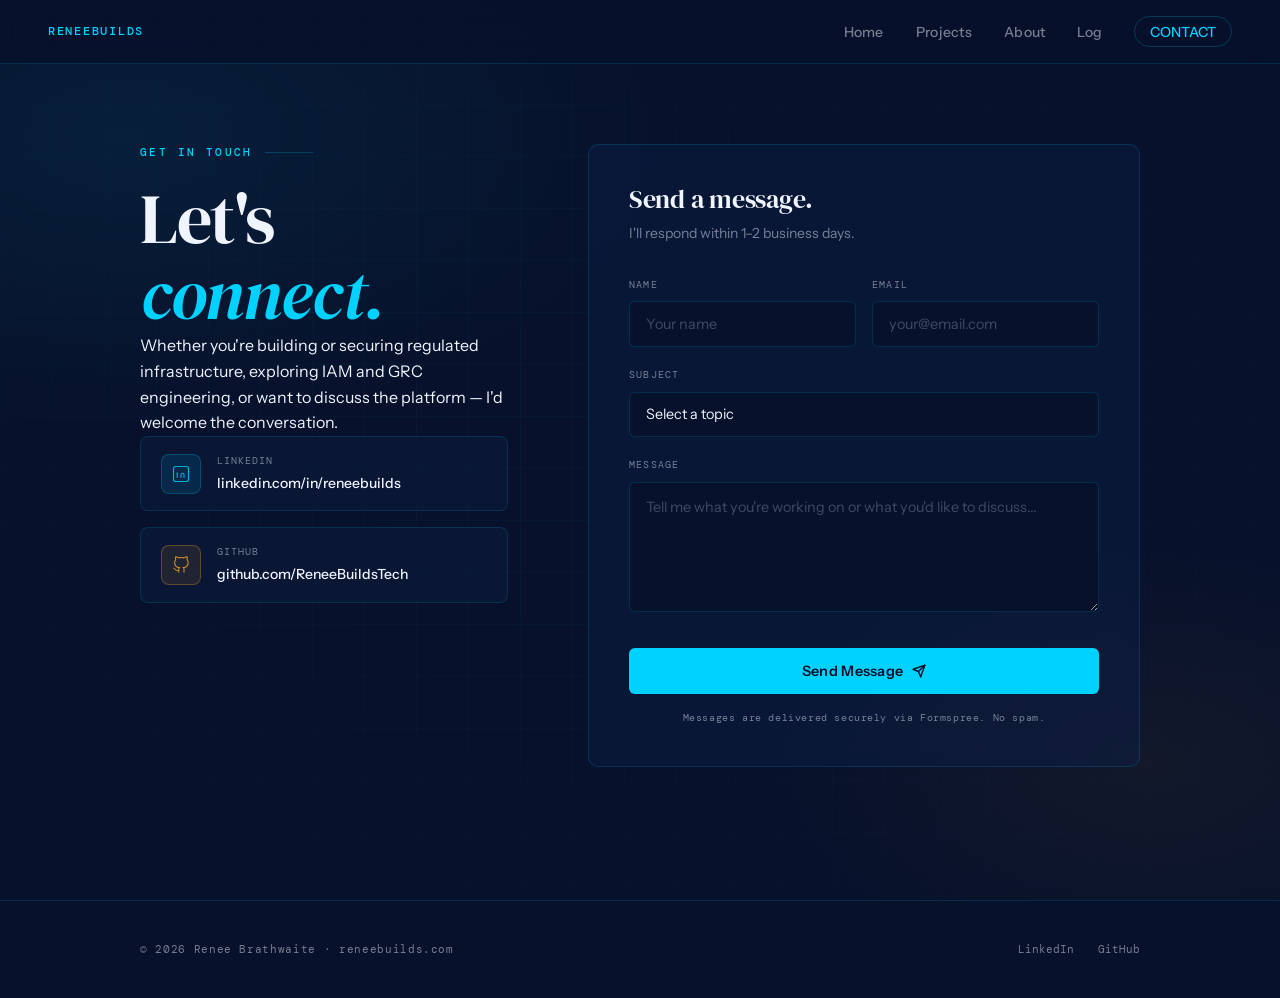
<file: contact.html>
<!DOCTYPE html>
<html lang="en">
<head>
  <meta charset="UTF-8" />
  <meta name="viewport" content="width=device-width, initial-scale=1.0" />
  <title>Contact — Renee Brathwaite</title>
  <meta name="description" content="Get in touch with Renee Brathwaite — Identity & Compliance Engineer." />
  <link rel="preconnect" href="https://fonts.googleapis.com" />
  <link rel="preconnect" href="https://fonts.gstatic.com" crossorigin />
  <link href="https://fonts.googleapis.com/css2?family=DM+Serif+Display:ital@0;1&family=DM+Mono:wght@300;400;500&family=Instrument+Sans:wght@400;500;600&display=swap" rel="stylesheet" />
  <link rel="stylesheet" href="style.css" />
  <style>
    .contact-layout {
      display: grid;
      grid-template-columns: 1fr 1.5fr;
      gap: 5rem;
      padding: 5rem 0 6rem;
      align-items: start;
    }

    .contact-left {}

    .contact-left h1 { margin-top: 1rem; margin-bottom: 1.5rem; max-width: 380px; }

    .contact-left p { font-size: 0.95rem; color: var(--muted); line-height: 1.75; margin-bottom: 2.5rem; }

    .contact-channels { display: flex; flex-direction: column; gap: 1rem; }

    .channel {
      display: flex; align-items: center; gap: 1rem;
      padding: 1rem 1.25rem;
      border: 1px solid var(--border);
      border-radius: 8px;
      background: rgba(13,31,69,0.4);
      text-decoration: none;
      transition: border-color 0.2s, background 0.2s, transform 0.2s;
    }

    .channel:hover { border-color: var(--cyan-border); background: rgba(0,210,255,0.05); transform: translateX(4px); }

    .channel-icon {
      width: 40px; height: 40px;
      border-radius: 8px;
      background: var(--cyan-dim);
      border: 1px solid var(--cyan-border);
      display: flex; align-items: center; justify-content: center;
      flex-shrink: 0;
    }

    .channel-icon.gold { background: var(--gold-dim); border-color: var(--gold-border); }

    .channel-label { font-family: var(--font-mono); font-size: 0.62rem; color: var(--muted); letter-spacing: 0.1em; text-transform: uppercase; margin-bottom: 0.2rem; }
    .channel-value { font-size: 0.875rem; color: var(--white); font-weight: 500; }

    /* Form */
    .contact-form-wrap {
      border: 1px solid var(--border);
      border-radius: 10px;
      padding: 2.5rem;
      background: rgba(13,31,69,0.5);
      backdrop-filter: blur(8px);
    }

    .form-header { margin-bottom: 2rem; }
    .form-header h2 { font-family: var(--font-display); font-size: 1.6rem; margin-bottom: 0.5rem; }
    .form-header p { font-size: 0.875rem; color: var(--muted); }

    .form-group { margin-bottom: 1.25rem; }

    .form-group label {
      display: block;
      font-family: var(--font-mono);
      font-size: 0.65rem;
      color: var(--muted);
      letter-spacing: 0.12em;
      text-transform: uppercase;
      margin-bottom: 0.5rem;
    }

    .form-group input,
    .form-group select,
    .form-group textarea {
      width: 100%;
      background: rgba(7,17,43,0.8);
      border: 1px solid var(--border);
      border-radius: 6px;
      color: var(--white);
      font-family: var(--font-body);
      font-size: 0.9rem;
      padding: 0.8rem 1rem;
      outline: none;
      transition: border-color 0.2s;
      -webkit-appearance: none;
    }

    .form-group input:focus,
    .form-group select:focus,
    .form-group textarea:focus {
      border-color: var(--cyan-border);
      box-shadow: 0 0 0 3px rgba(0,210,255,0.08);
    }

    .form-group input::placeholder,
    .form-group textarea::placeholder { color: var(--muted2); }

    .form-group select option { background: var(--navy-mid); }

    .form-group textarea { resize: vertical; min-height: 130px; line-height: 1.6; }

    .form-row { display: grid; grid-template-columns: 1fr 1fr; gap: 1rem; }

    .form-submit {
      width: 100%;
      margin-top: 0.5rem;
      font-size: 0.9rem;
      padding: 0.9rem;
      justify-content: center;
    }

    .form-note {
      font-family: var(--font-mono);
      font-size: 0.62rem;
      color: var(--muted);
      letter-spacing: 0.06em;
      text-align: center;
      margin-top: 1rem;
    }

    /* Success state */
    .form-success {
      display: none;
      text-align: center;
      padding: 3rem 2rem;
    }

    .form-success .success-icon {
      width: 56px; height: 56px;
      border-radius: 50%;
      background: rgba(74,222,128,0.1);
      border: 1px solid rgba(74,222,128,0.3);
      display: flex; align-items: center; justify-content: center;
      margin: 0 auto 1.5rem;
    }

    .form-success h3 { font-family: var(--font-display); font-size: 1.5rem; margin-bottom: 0.75rem; }
    .form-success p { font-size: 0.9rem; color: var(--muted); line-height: 1.7; }

    @media(max-width:768px){
      .contact-layout { grid-template-columns: 1fr; gap: 3rem; }
      .form-row { grid-template-columns: 1fr; }
      .contact-form-wrap { padding: 1.75rem; }
    }
  </style>
</head>
<body>
<div class="bg-layer"></div>
<div class="grid-layer"></div>
<nav>
  <a href="index.html" class="nav-logo">ReneeBuilds</a>
  <ul class="nav-links">
    <li><a href="index.html">Home</a></li>
    <li><a href="projects.html">Projects</a></li>
    <li><a href="about.html">About</a></li>
    <li><a href="log.html">Log</a></li>
    <li><a href="contact.html" class="nav-cta active">Contact</a></li>
  </ul>
</nav>
<div class="page">
  <div class="container">
    <div class="contact-layout">

      <!-- Left -->
      <div class="anim-1">
        <p class="section-label">Get in Touch</p>
        <h1>Let's <em>connect.</em></h1>
        <p>Whether you're building or securing regulated infrastructure, exploring IAM and GRC engineering, or want to discuss the platform — I'd welcome the conversation.</p>

        <div class="contact-channels">
          <a href="https://www.linkedin.com/in/reneebuilds" class="channel" target="_blank" rel="noopener">
            <div class="channel-icon">
              <svg width="18" height="18" viewBox="0 0 24 24" fill="none" stroke="rgba(0,210,255,0.8)" stroke-width="1.5"><rect x="2" y="2" width="20" height="20" rx="3"/><path d="M7 10v7M7 7v.01M12 17v-4a2 2 0 014 0v4M12 13v4"/></svg>
            </div>
            <div>
              <div class="channel-label">LinkedIn</div>
              <div class="channel-value">linkedin.com/in/reneebuilds</div>
            </div>
          </a>
          <a href="https://github.com/ReneeBuildsTech" class="channel" target="_blank" rel="noopener">
            <div class="channel-icon gold">
              <svg width="18" height="18" viewBox="0 0 24 24" fill="none" stroke="rgba(245,166,35,0.8)" stroke-width="1.5"><path d="M9 19c-5 1.5-5-2.5-7-3m14 6v-3.87a3.37 3.37 0 00-.94-2.61c3.14-.35 6.44-1.54 6.44-7A5.44 5.44 0 0020 4.77 5.07 5.07 0 0019.91 1S18.73.65 16 2.48a13.38 13.38 0 00-7 0C6.27.65 5.09 1 5.09 1A5.07 5.07 0 005 4.77a5.44 5.44 0 00-1.5 3.78c0 5.42 3.3 6.61 6.44 7A3.37 3.37 0 009 18.13V22"/></svg>
            </div>
            <div>
              <div class="channel-label">GitHub</div>
              <div class="channel-value">github.com/ReneeBuildsTech</div>
            </div>
          </a>
        </div>
      </div>

      <!-- Form -->
      <div class="contact-form-wrap anim-2">
        <div class="form-header">
          <h2>Send a message.</h2>
          <p>I'll respond within 1–2 business days.</p>
        </div>

        <!-- Replace YOUR_FORMSPREE_ID with your actual Formspree endpoint ID after signing up at formspree.io -->
        <form id="contact-form" action="https://formspree.io/f/xwvjbdwl" method="POST">
          <div class="form-row">
            <div class="form-group">
              <label for="name">Name</label>
              <input type="text" id="name" name="name" placeholder="Your name" required />
            </div>
            <div class="form-group">
              <label for="email">Email</label>
              <input type="email" id="email" name="email" placeholder="your@email.com" required />
            </div>
          </div>

          <div class="form-group">
            <label for="subject">Subject</label>
            <select id="subject" name="subject">
              <option value="" disabled selected>Select a topic</option>
              <option value="opportunity">Job Opportunity</option>
              <option value="collaboration">Collaboration</option>
              <option value="consulting">Consulting Inquiry</option>
              <option value="platform">Platform Question</option>
              <option value="other">Other</option>
            </select>
          </div>

          <div class="form-group">
            <label for="message">Message</label>
            <textarea id="message" name="message" placeholder="Tell me what you're working on or what you'd like to discuss..." required></textarea>
          </div>

          <button type="submit" class="btn btn-primary form-submit">
            Send Message
            <svg width="14" height="14" viewBox="0 0 24 24" fill="none" stroke="currentColor" stroke-width="2.5" stroke-linecap="round" stroke-linejoin="round"><line x1="22" y1="2" x2="11" y2="13"/><polygon points="22 2 15 22 11 13 2 9 22 2"/></svg>
          </button>
          <p class="form-note">Messages are delivered securely via Formspree. No spam.</p>
        </form>

        <div class="form-success" id="form-success">
          <div class="success-icon">
            <svg width="24" height="24" viewBox="0 0 24 24" fill="none" stroke="#4ADE80" stroke-width="2.5" stroke-linecap="round" stroke-linejoin="round"><polyline points="20 6 9 17 4 12"/></svg>
          </div>
          <h3>Message sent.</h3>
          <p>Thanks for reaching out. I'll get back to you within 1–2 business days.</p>
        </div>
      </div>

    </div>
  </div>
</div>
<footer>
  <div class="footer-inner">
    <span class="footer-copy">© 2026 Renee Brathwaite · reneebuilds.com</span>
    <div style="display:flex;gap:1.5rem;">
      <a href="https://www.linkedin.com/in/reneebuilds" style="font-family:var(--font-mono);font-size:0.68rem;color:var(--muted);text-decoration:none;" target="_blank" rel="noopener">LinkedIn</a>
      <a href="https://github.com/ReneeBuildsTech" style="font-family:var(--font-mono);font-size:0.68rem;color:var(--muted);text-decoration:none;" target="_blank" rel="noopener">GitHub</a>
    </div>
  </div>
</footer>

<script>
  const form = document.getElementById('contact-form');
  const success = document.getElementById('form-success');

  form.addEventListener('submit', async function(e) {
    e.preventDefault();
    const data = new FormData(form);
    const response = await fetch(form.action, {
      method: 'POST',
      body: data,
      headers: { 'Accept': 'application/json' }
    });
    if (response.ok) {
      form.style.display = 'none';
      success.style.display = 'block';
    }
  });
</script>
</body>
</html>
</file>
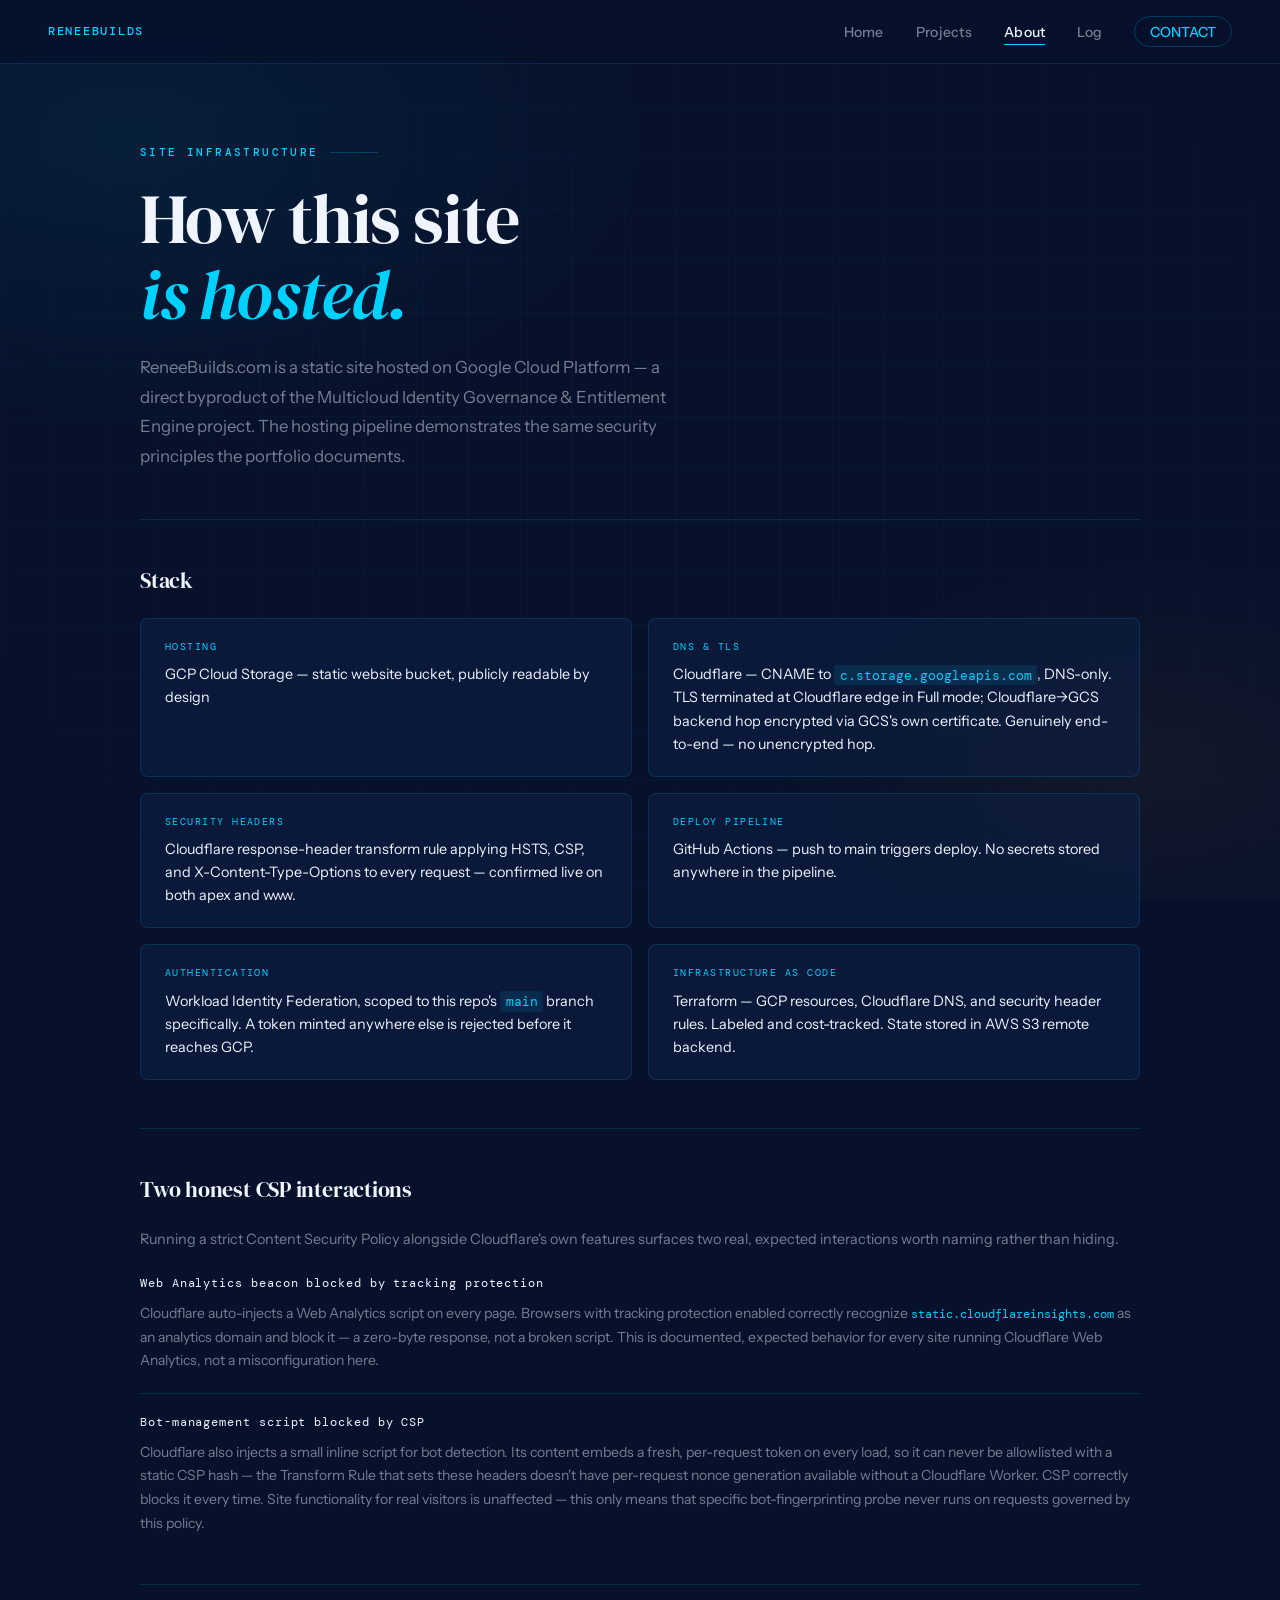
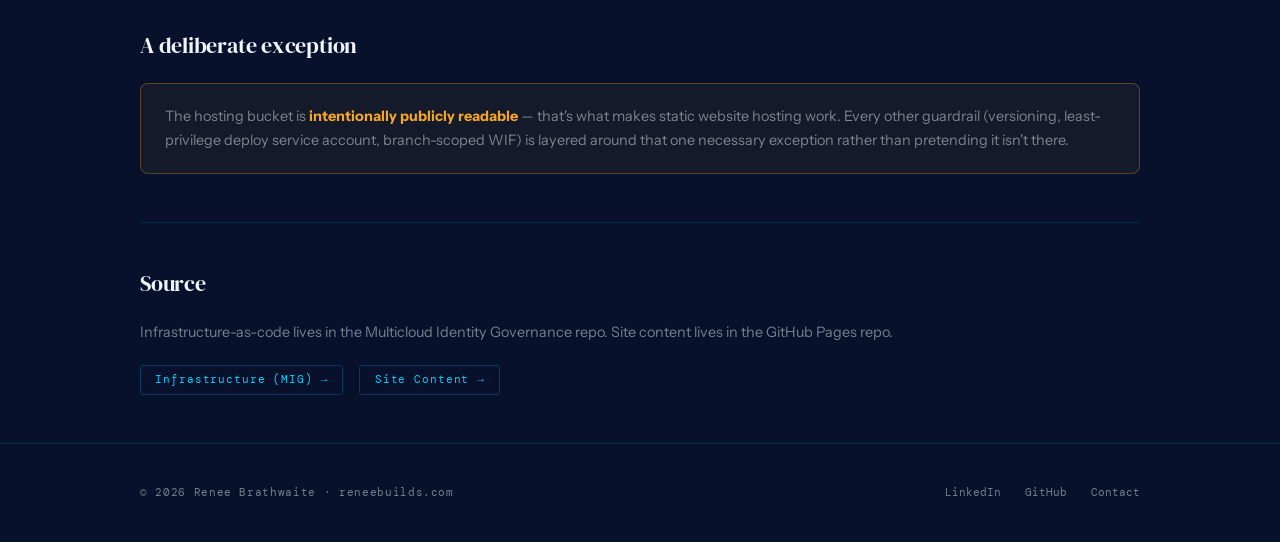
<file: infrastructure.html>
<!DOCTYPE html>
<html lang="en">
<head>
  <meta charset="UTF-8" />
  <meta name="viewport" content="width=device-width, initial-scale=1.0" />
  <title>Infrastructure — ReneeBuilds.com</title>
  <meta name="description" content="How ReneeBuilds.com is hosted — GCP Cloud Storage, Cloudflare, Terraform, and WIF-federated GitHub Actions with zero stored credentials." />
  <link rel="preconnect" href="https://fonts.googleapis.com" />
  <link rel="preconnect" href="https://fonts.gstatic.com" crossorigin />
  <link href="https://fonts.googleapis.com/css2?family=DM+Serif+Display:ital@0;1&family=DM+Mono:wght@300;400;500&family=Instrument+Sans:wght@400;500;600&display=swap" rel="stylesheet" />
  <link rel="stylesheet" href="style.css" />
  <style>
    .infra-hero { padding: 5rem 0 3rem; }
    .infra-hero h1 { max-width: 680px; margin-bottom: 1.25rem; }
    .infra-hero .lead { font-size: 1.05rem; color: var(--muted); max-width: 560px; line-height: 1.75; }
    .infra-section { padding: 3rem 0; border-top: 1px solid var(--border); }
    .infra-section h2 { font-size: 1.4rem; margin-bottom: 1.5rem; }
    .stack-grid { display: grid; grid-template-columns: repeat(2, 1fr); gap: 1rem; margin-top: 1.25rem; }
    .stack-item { background: rgba(13,31,69,0.55); border: 1px solid var(--border); border-radius: 8px; padding: 1.25rem 1.5rem; }
    .stack-item-label { font-family: var(--font-mono); font-size: 0.65rem; color: var(--cyan); letter-spacing: 0.14em; text-transform: uppercase; margin-bottom: 0.5rem; }
    .stack-item-value { font-size: 0.9rem; color: var(--white); line-height: 1.6; }
    .stack-item-value code { font-family: var(--font-mono); font-size: 0.8rem; color: var(--cyan); background: var(--cyan-dim); padding: 0.1rem 0.35rem; border-radius: 3px; }
    .honest-callout { background: rgba(245,166,35,0.06); border: 1px solid var(--gold-border); border-radius: 8px; padding: 1.25rem 1.5rem; margin-top: 1rem; }
    .honest-callout p { font-size: 0.9rem; color: var(--muted); line-height: 1.7; }
    .honest-callout strong { color: var(--gold); }
    .csp-item { margin-bottom: 1.25rem; padding-bottom: 1.25rem; border-bottom: 1px solid var(--border); }
    .csp-item:last-child { margin-bottom: 0; padding-bottom: 0; border-bottom: none; }
    .csp-item-title { font-family: var(--font-mono); font-size: 0.72rem; color: var(--white); letter-spacing: 0.08em; margin-bottom: 0.5rem; }
    .csp-item p { font-size: 0.875rem; color: var(--muted); line-height: 1.7; }
    .csp-item code { font-family: var(--font-mono); font-size: 0.78rem; color: var(--cyan); }
    .source-links { display: flex; gap: 1rem; flex-wrap: wrap; margin-top: 1.25rem; }
    .source-link { font-family: var(--font-mono); font-size: 0.68rem; color: var(--cyan); text-decoration: none; border: 1px solid var(--cyan-border); padding: 0.35rem 0.9rem; border-radius: 3px; letter-spacing: 0.08em; transition: background 0.2s, color 0.2s; }
    .source-link:hover { background: var(--cyan); color: var(--navy); }
    @media (max-width: 768px) { .stack-grid { grid-template-columns: 1fr; } }
  </style>
</head>
<body>
<div class="bg-layer"></div>
<div class="grid-layer"></div>
<nav>
  <a href="index.html" class="nav-logo">ReneeBuilds</a>
  <ul class="nav-links">
    <li><a href="index.html">Home</a></li>
    <li><a href="projects.html">Projects</a></li>
    <li><a href="about.html" class="active">About</a></li>
    <li><a href="log.html">Log</a></li>
    <li><a href="contact.html" class="nav-cta">Contact</a></li>
  </ul>
</nav>
<div class="page">
  <div class="container">

    <div class="infra-hero anim-1">
      <p class="section-label">Site Infrastructure</p>
      <h1>How this site<br><em>is hosted.</em></h1>
      <p class="lead">ReneeBuilds.com is a static site hosted on Google Cloud Platform — a direct byproduct of the Multicloud Identity Governance &amp; Entitlement Engine project. The hosting pipeline demonstrates the same security principles the portfolio documents.</p>
    </div>

    <div class="infra-section anim-2">
      <h2>Stack</h2>
      <div class="stack-grid">
        <div class="stack-item">
          <div class="stack-item-label">Hosting</div>
          <div class="stack-item-value">GCP Cloud Storage — static website bucket, publicly readable by design</div>
        </div>
        <div class="stack-item">
          <div class="stack-item-label">DNS &amp; TLS</div>
          <div class="stack-item-value">Cloudflare — CNAME to <code>c.storage.googleapis.com</code>, DNS-only. TLS terminated at Cloudflare edge in Full mode; Cloudflare→GCS backend hop encrypted via GCS's own certificate. Genuinely end-to-end — no unencrypted hop.</div>
        </div>
        <div class="stack-item">
          <div class="stack-item-label">Security Headers</div>
          <div class="stack-item-value">Cloudflare response-header transform rule applying HSTS, CSP, and X-Content-Type-Options to every request — confirmed live on both apex and www.</div>
        </div>
        <div class="stack-item">
          <div class="stack-item-label">Deploy Pipeline</div>
          <div class="stack-item-value">GitHub Actions — push to main triggers deploy. No secrets stored anywhere in the pipeline.</div>
        </div>
        <div class="stack-item">
          <div class="stack-item-label">Authentication</div>
          <div class="stack-item-value">Workload Identity Federation, scoped to this repo's <code>main</code> branch specifically. A token minted anywhere else is rejected before it reaches GCP.</div>
        </div>
        <div class="stack-item">
          <div class="stack-item-label">Infrastructure as Code</div>
          <div class="stack-item-value">Terraform — GCP resources, Cloudflare DNS, and security header rules. Labeled and cost-tracked. State stored in AWS S3 remote backend.</div>
        </div>
      </div>
    </div>

    <div class="infra-section anim-3">
      <h2>Two honest CSP interactions</h2>
      <p style="font-size:0.9rem;color:var(--muted);line-height:1.7;margin-bottom:1.5rem;">Running a strict Content Security Policy alongside Cloudflare's own features surfaces two real, expected interactions worth naming rather than hiding.</p>
      <div class="csp-item">
        <div class="csp-item-title">Web Analytics beacon blocked by tracking protection</div>
        <p>Cloudflare auto-injects a Web Analytics script on every page. Browsers with tracking protection enabled correctly recognize <code>static.cloudflareinsights.com</code> as an analytics domain and block it — a zero-byte response, not a broken script. This is documented, expected behavior for every site running Cloudflare Web Analytics, not a misconfiguration here.</p>
      </div>
      <div class="csp-item">
        <div class="csp-item-title">Bot-management script blocked by CSP</div>
        <p>Cloudflare also injects a small inline script for bot detection. Its content embeds a fresh, per-request token on every load, so it can never be allowlisted with a static CSP hash — the Transform Rule that sets these headers doesn't have per-request nonce generation available without a Cloudflare Worker. CSP correctly blocks it every time. Site functionality for real visitors is unaffected — this only means that specific bot-fingerprinting probe never runs on requests governed by this policy.</p>
      </div>
    </div>

    <div class="infra-section anim-4">
      <h2>A deliberate exception</h2>
      <div class="honest-callout">
        <p>The hosting bucket is <strong>intentionally publicly readable</strong> — that's what makes static website hosting work. Every other guardrail (versioning, least-privilege deploy service account, branch-scoped WIF) is layered around that one necessary exception rather than pretending it isn't there.</p>
      </div>
    </div>

    <div class="infra-section anim-5">
      <h2>Source</h2>
      <p style="font-size:0.9rem;color:var(--muted);line-height:1.7;">Infrastructure-as-code lives in the Multicloud Identity Governance repo. Site content lives in the GitHub Pages repo.</p>
      <div class="source-links">
        <a href="https://github.com/ReneeBuildsTech/multicloud-identity-governance" class="source-link" target="_blank" rel="noopener">Infrastructure (MIG) →</a>
        <a href="https://github.com/ReneeBuildsTech/ReneeBuildsTech.github.io" class="source-link" target="_blank" rel="noopener">Site Content →</a>
      </div>
    </div>

  </div>
</div>
<footer>
  <div class="footer-inner">
    <span class="footer-copy">© 2026 Renee Brathwaite · reneebuilds.com</span>
    <div style="display:flex;gap:1.5rem;">
      <a href="https://www.linkedin.com/in/reneebuilds" style="font-family:var(--font-mono);font-size:0.68rem;color:var(--muted);text-decoration:none;" target="_blank" rel="noopener">LinkedIn</a>
      <a href="https://github.com/ReneeBuildsTech" style="font-family:var(--font-mono);font-size:0.68rem;color:var(--muted);text-decoration:none;" target="_blank" rel="noopener">GitHub</a>
      <a href="contact.html" style="font-family:var(--font-mono);font-size:0.68rem;color:var(--muted);text-decoration:none;">Contact</a>
    </div>
  </div>
</footer>
</body>
</html>
</file>
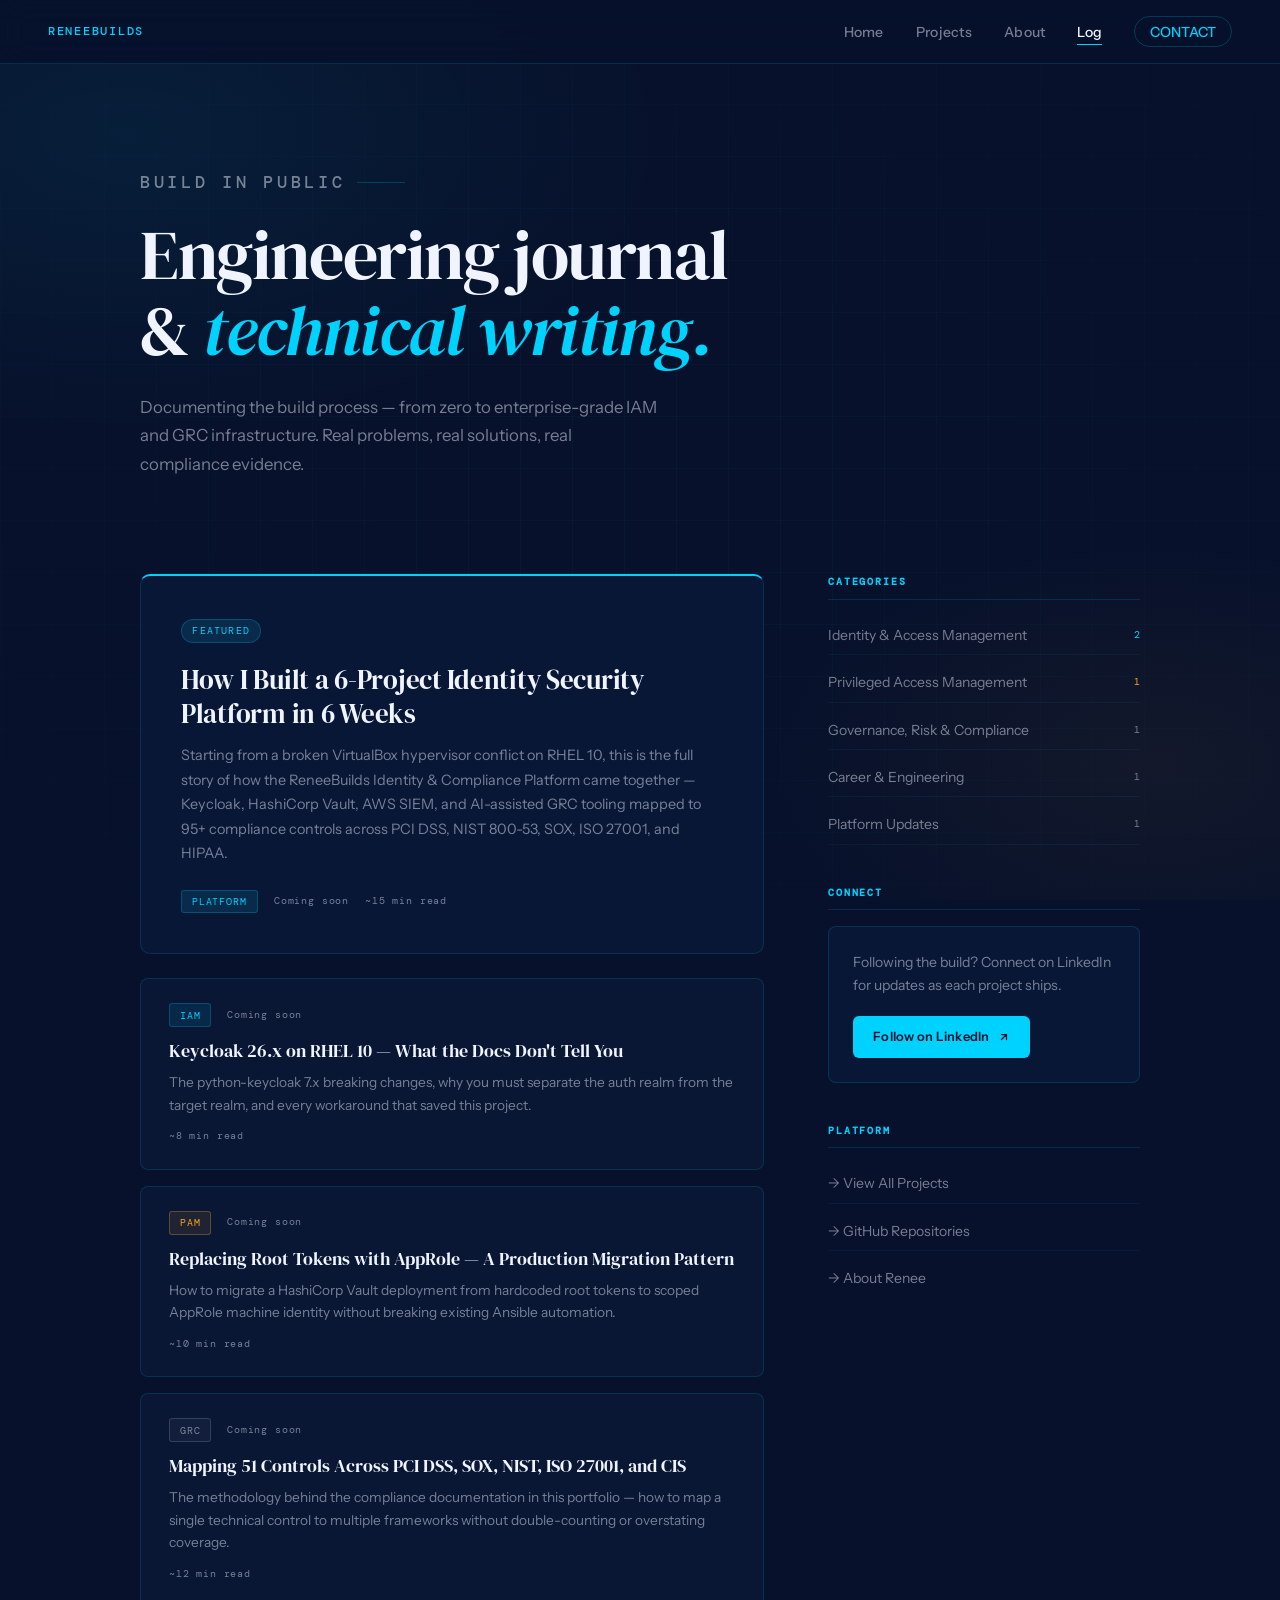
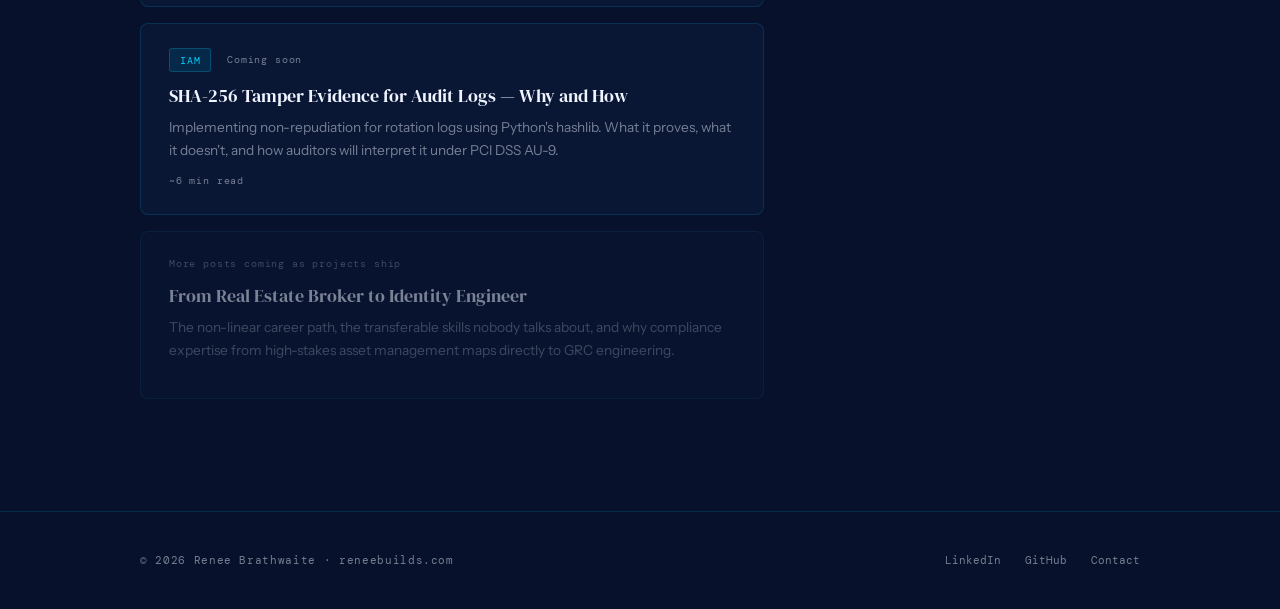
<file: log.html>
<!DOCTYPE html>
<html lang="en">
<head>
  <meta charset="UTF-8" />
  <meta name="viewport" content="width=device-width, initial-scale=1.0" />
  <title>Idempotent Log — Renee Brathwaite</title>
  <meta name="description" content="Build-in-public engineering journal — IAM, PAM, GRC, and identity security from the ground up." />
  <link rel="preconnect" href="https://fonts.googleapis.com" />
  <link rel="preconnect" href="https://fonts.gstatic.com" crossorigin />
  <link href="https://fonts.googleapis.com/css2?family=DM+Serif+Display:ital@0;1&family=DM+Mono:wght@300;400;500&family=Instrument+Sans:wght@400;500;600&display=swap" rel="stylesheet" />
  <link rel="stylesheet" href="style.css" />
  <style>
    .page-hero { padding: 5rem 0 3rem; }
    .page-hero h1 { margin-top: 1rem; max-width: 640px; }
    .page-hero p { font-size: 1.05rem; color: var(--muted); max-width: 520px; line-height: 1.7; margin-top: 1.5rem; }

    .log-layout {
      display: grid;
      grid-template-columns: 2fr 1fr;
      gap: 4rem;
      padding: 3rem 0 6rem;
      align-items: start;
    }

    /* Featured post */
    .post-featured {
      border: 1px solid var(--border);
      border-radius: 10px;
      padding: 2.5rem;
      background: rgba(13,31,69,0.5);
      backdrop-filter: blur(8px);
      margin-bottom: 1.5rem;
      border-top: 2px solid var(--cyan);
      transition: border-color 0.2s, background 0.2s;
      cursor: pointer;
    }

    .post-featured:hover { border-color: var(--cyan); background: rgba(0,210,255,0.05); }

    .post-featured-badge {
      font-family: var(--font-mono); font-size: 0.62rem; letter-spacing: 0.12em;
      text-transform: uppercase; color: var(--cyan);
      background: var(--cyan-dim); border: 1px solid var(--cyan-border);
      padding: 0.2rem 0.65rem; border-radius: 100px;
      display: inline-block; margin-bottom: 1.25rem;
    }

    .post-featured h2 {
      font-family: var(--font-display); font-size: 1.7rem;
      margin-bottom: 0.75rem; line-height: 1.25;
    }

    .post-featured p { font-size: 0.9rem; color: var(--muted); line-height: 1.7; margin-bottom: 1.5rem; }

    .post-meta {
      display: flex; align-items: center; gap: 1rem; flex-wrap: wrap;
      font-family: var(--font-mono); font-size: 0.65rem; color: var(--muted);
      letter-spacing: 0.08em;
    }

    .post-category {
      padding: 0.2rem 0.6rem; border-radius: 3px;
      border: 1px solid; font-size: 0.6rem; letter-spacing: 0.1em; text-transform: uppercase;
    }

    /* Post list */
    .post-card {
      border: 1px solid var(--border);
      border-radius: 8px;
      padding: 1.5rem 1.75rem;
      background: rgba(13,31,69,0.4);
      margin-bottom: 1rem;
      transition: border-color 0.2s, background 0.2s, transform 0.2s;
      cursor: pointer;
    }

    .post-card:hover { border-color: var(--cyan-border); background: rgba(0,210,255,0.04); transform: translateX(4px); }

    .post-card.coming-soon { opacity: 0.5; cursor: default; }
    .post-card.coming-soon:hover { transform: none; border-color: var(--border); background: rgba(13,31,69,0.4); }

    .post-card h3 { font-family: var(--font-display); font-size: 1.15rem; margin-bottom: 0.5rem; line-height: 1.3; }
    .post-card p { font-size: 0.855rem; color: var(--muted); line-height: 1.65; margin-bottom: 0.75rem; }

    /* Sidebar */
    .log-sidebar { position: sticky; top: 5rem; }

    .sidebar-section { margin-bottom: 2.5rem; }

    .sidebar-section h4 {
      font-family: var(--font-mono); font-size: 0.65rem; color: var(--cyan);
      letter-spacing: 0.18em; text-transform: uppercase;
      margin-bottom: 1rem; padding-bottom: 0.5rem; border-bottom: 1px solid var(--border);
    }

    .category-list { display: flex; flex-direction: column; gap: 0.5rem; }

    .category-item {
      display: flex; align-items: center; justify-content: space-between;
      font-size: 0.875rem; color: var(--muted); padding: 0.5rem 0;
      border-bottom: 1px solid rgba(0,210,255,0.06);
      cursor: pointer; transition: color 0.2s;
    }

    .category-item:hover { color: var(--cyan); }
    .category-count { font-family: var(--font-mono); font-size: 0.65rem; }

    .newsletter-box {
      border: 1px solid var(--border);
      border-radius: 8px;
      padding: 1.5rem;
      background: rgba(13,31,69,0.5);
    }

    .newsletter-box p { font-size: 0.875rem; color: var(--muted); line-height: 1.6; margin-bottom: 1.25rem; }

    @media(max-width:768px){
      .log-layout { grid-template-columns: 1fr; gap: 2rem; }
      .log-sidebar { position: static; }
    }
  </style>
</head>
<body>
<div class="bg-layer"></div>
<div class="grid-layer"></div>
<nav>
  <a href="index.html" class="nav-logo">ReneeBuilds</a>
  <ul class="nav-links">
    <li><a href="index.html">Home</a></li>
    <li><a href="projects.html">Projects</a></li>
    <li><a href="about.html">About</a></li>
    <li><a href="log.html" class="active">Log</a></li>
    <li><a href="contact.html" class="nav-cta">Contact</a></li>
  </ul>
</nav>
<div class="page">
  <div class="container">
    <div class="page-hero anim-1">
      <p class="section-label">Build in Public</p>
      <h1>Engineering journal &amp; <em>technical writing.</em></h1>
      <p>Documenting the build process — from zero to enterprise-grade IAM and GRC infrastructure. Real problems, real solutions, real compliance evidence.</p>
    </div>

    <div class="log-layout">
      <div>
        <!-- Featured -->
        <div class="post-featured anim-2">
          <span class="post-featured-badge">Featured</span>
          <h2>How I Built a 6-Project Identity Security Platform in 6 Weeks</h2>
          <p>Starting from a broken VirtualBox hypervisor conflict on RHEL 10, this is the full story of how the ReneeBuilds Identity & Compliance Platform came together — Keycloak, HashiCorp Vault, AWS SIEM, and AI-assisted GRC tooling mapped to 95+ compliance controls across PCI DSS, NIST 800-53, SOX, ISO 27001, and HIPAA.</p>
          <div class="post-meta">
            <span class="post-category tag-cyan" style="font-family:var(--font-mono);font-size:0.6rem;letter-spacing:0.1em;text-transform:uppercase;padding:0.2rem 0.6rem;border-radius:3px;color:var(--cyan);border:1px solid var(--cyan-border);background:var(--cyan-dim);">Platform</span>
            <span>Coming soon</span>
            <span>~15 min read</span>
          </div>
        </div>

        <!-- Post list -->
        <div class="anim-3">
          <div class="post-card">
            <div class="post-meta" style="margin-bottom:0.75rem;">
              <span class="post-category tag-cyan" style="font-family:var(--font-mono);font-size:0.6rem;letter-spacing:0.1em;text-transform:uppercase;padding:0.2rem 0.6rem;border-radius:3px;color:var(--cyan);border:1px solid var(--cyan-border);background:var(--cyan-dim);">IAM</span>
              <span style="font-family:var(--font-mono);font-size:0.65rem;color:var(--muted);">Coming soon</span>
            </div>
            <h3>Keycloak 26.x on RHEL 10 — What the Docs Don't Tell You</h3>
            <p>The python-keycloak 7.x breaking changes, why you must separate the auth realm from the target realm, and every workaround that saved this project.</p>
            <div class="post-meta"><span>~8 min read</span></div>
          </div>

          <div class="post-card">
            <div class="post-meta" style="margin-bottom:0.75rem;">
              <span class="post-category" style="font-family:var(--font-mono);font-size:0.6rem;letter-spacing:0.1em;text-transform:uppercase;padding:0.2rem 0.6rem;border-radius:3px;color:var(--gold);border:1px solid var(--gold-border);background:var(--gold-dim);">PAM</span>
              <span style="font-family:var(--font-mono);font-size:0.65rem;color:var(--muted);">Coming soon</span>
            </div>
            <h3>Replacing Root Tokens with AppRole — A Production Migration Pattern</h3>
            <p>How to migrate a HashiCorp Vault deployment from hardcoded root tokens to scoped AppRole machine identity without breaking existing Ansible automation.</p>
            <div class="post-meta"><span>~10 min read</span></div>
          </div>

          <div class="post-card">
            <div class="post-meta" style="margin-bottom:0.75rem;">
              <span class="post-category tag-muted" style="font-family:var(--font-mono);font-size:0.6rem;letter-spacing:0.1em;text-transform:uppercase;padding:0.2rem 0.6rem;border-radius:3px;color:var(--muted);border:1px solid rgba(240,244,255,0.15);background:rgba(240,244,255,0.04);">GRC</span>
              <span style="font-family:var(--font-mono);font-size:0.65rem;color:var(--muted);">Coming soon</span>
            </div>
            <h3>Mapping 51 Controls Across PCI DSS, SOX, NIST, ISO 27001, and CIS</h3>
            <p>The methodology behind the compliance documentation in this portfolio — how to map a single technical control to multiple frameworks without double-counting or overstating coverage.</p>
            <div class="post-meta"><span>~12 min read</span></div>
          </div>

          <div class="post-card">
            <div class="post-meta" style="margin-bottom:0.75rem;">
              <span class="post-category tag-cyan" style="font-family:var(--font-mono);font-size:0.6rem;letter-spacing:0.1em;text-transform:uppercase;padding:0.2rem 0.6rem;border-radius:3px;color:var(--cyan);border:1px solid var(--cyan-border);background:var(--cyan-dim);">IAM</span>
              <span style="font-family:var(--font-mono);font-size:0.65rem;color:var(--muted);">Coming soon</span>
            </div>
            <h3>SHA-256 Tamper Evidence for Audit Logs — Why and How</h3>
            <p>Implementing non-repudiation for rotation logs using Python's hashlib. What it proves, what it doesn't, and how auditors will interpret it under PCI DSS AU-9.</p>
            <div class="post-meta"><span>~6 min read</span></div>
          </div>

          <div class="post-card coming-soon">
            <div class="post-meta" style="margin-bottom:0.75rem;">
              <span style="font-family:var(--font-mono);font-size:0.65rem;color:var(--muted);">More posts coming as projects ship</span>
            </div>
            <h3>From Real Estate Broker to Identity Engineer</h3>
            <p>The non-linear career path, the transferable skills nobody talks about, and why compliance expertise from high-stakes asset management maps directly to GRC engineering.</p>
          </div>
        </div>
      </div>

      <!-- Sidebar -->
      <aside class="log-sidebar anim-4">
        <div class="sidebar-section">
          <h4>Categories</h4>
          <div class="category-list">
            <div class="category-item">
              <span>Identity &amp; Access Management</span>
              <span class="category-count" style="color:var(--cyan);">2</span>
            </div>
            <div class="category-item">
              <span>Privileged Access Management</span>
              <span class="category-count" style="color:var(--gold);">1</span>
            </div>
            <div class="category-item">
              <span>Governance, Risk &amp; Compliance</span>
              <span class="category-count">1</span>
            </div>
            <div class="category-item">
              <span>Career &amp; Engineering</span>
              <span class="category-count">1</span>
            </div>
            <div class="category-item">
              <span>Platform Updates</span>
              <span class="category-count">1</span>
            </div>
          </div>
        </div>

        <div class="sidebar-section">
          <h4>Connect</h4>
          <div class="newsletter-box">
            <p>Following the build? Connect on LinkedIn for updates as each project ships.</p>
            <a href="https://www.linkedin.com/in/reneebuilds" class="btn btn-primary" target="_blank" rel="noopener" style="font-size:0.8rem;padding:0.65rem 1.25rem;">
              Follow on LinkedIn
              <svg width="12" height="12" viewBox="0 0 24 24" fill="none" stroke="currentColor" stroke-width="2.5" stroke-linecap="round" stroke-linejoin="round"><path d="M7 17L17 7M7 7h10v10"/></svg>
            </a>
          </div>
        </div>

        <div class="sidebar-section">
          <h4>Platform</h4>
          <div style="display:flex;flex-direction:column;gap:0.5rem;">
            <a href="projects.html" style="font-size:0.875rem;color:var(--muted);text-decoration:none;padding:0.5rem 0;border-bottom:1px solid rgba(0,210,255,0.06);transition:color 0.2s;" onmouseover="this.style.color='var(--cyan)'" onmouseout="this.style.color='var(--muted)'">→ View All Projects</a>
            <a href="https://github.com/ReneeBuildsTech" style="font-size:0.875rem;color:var(--muted);text-decoration:none;padding:0.5rem 0;border-bottom:1px solid rgba(0,210,255,0.06);transition:color 0.2s;" target="_blank" rel="noopener" onmouseover="this.style.color='var(--cyan)'" onmouseout="this.style.color='var(--muted)'">→ GitHub Repositories</a>
            <a href="about.html" style="font-size:0.875rem;color:var(--muted);text-decoration:none;padding:0.5rem 0;transition:color 0.2s;" onmouseover="this.style.color='var(--cyan)'" onmouseout="this.style.color='var(--muted)'">→ About Renee</a>
          </div>
        </div>
      </aside>
    </div>
  </div>
</div>
<footer>
  <div class="footer-inner">
    <span class="footer-copy">© 2026 Renee Brathwaite · reneebuilds.com</span>
    <div style="display:flex;gap:1.5rem;">
      <a href="https://www.linkedin.com/in/reneebuilds" style="font-family:var(--font-mono);font-size:0.68rem;color:var(--muted);text-decoration:none;" target="_blank" rel="noopener">LinkedIn</a>
      <a href="https://github.com/ReneeBuildsTech" style="font-family:var(--font-mono);font-size:0.68rem;color:var(--muted);text-decoration:none;" target="_blank" rel="noopener">GitHub</a>
      <a href="contact.html" style="font-family:var(--font-mono);font-size:0.68rem;color:var(--muted);text-decoration:none;">Contact</a>
    </div>
  </div>
</footer>
</body>
</html>
</file>
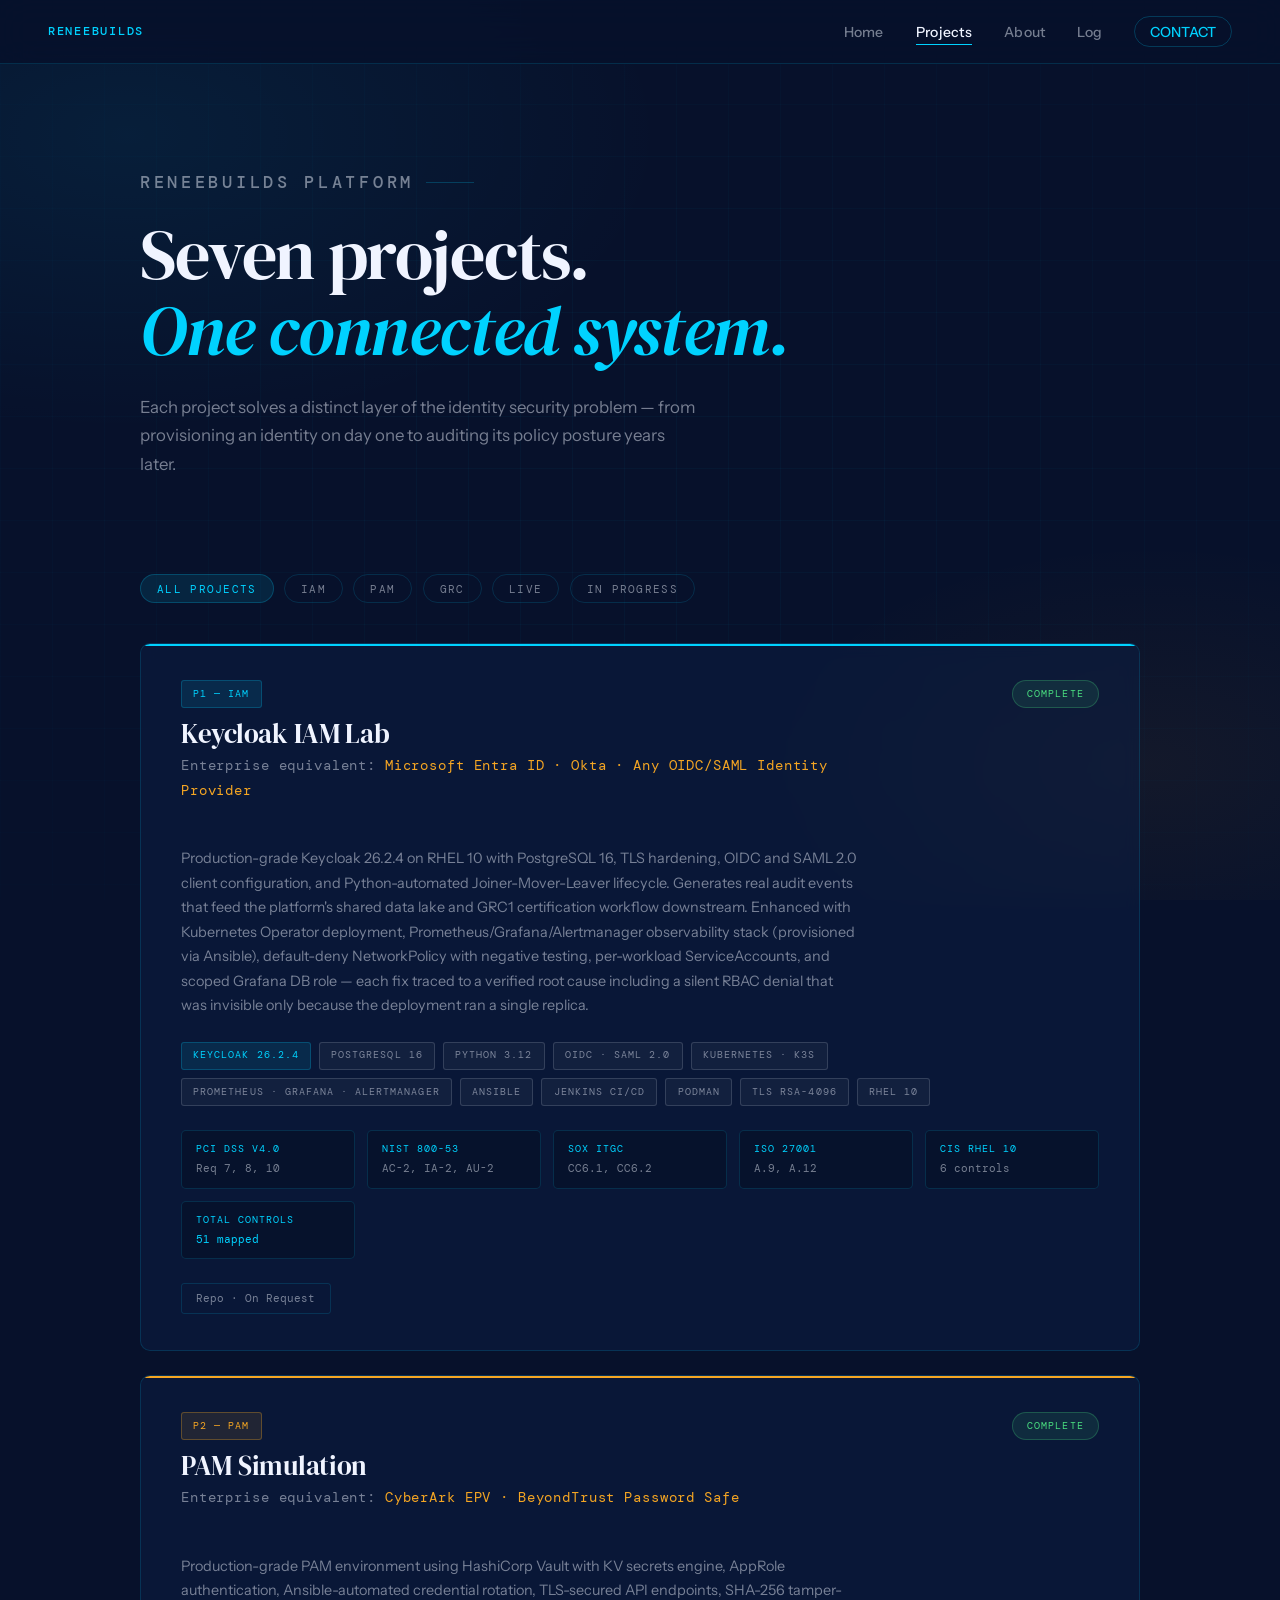
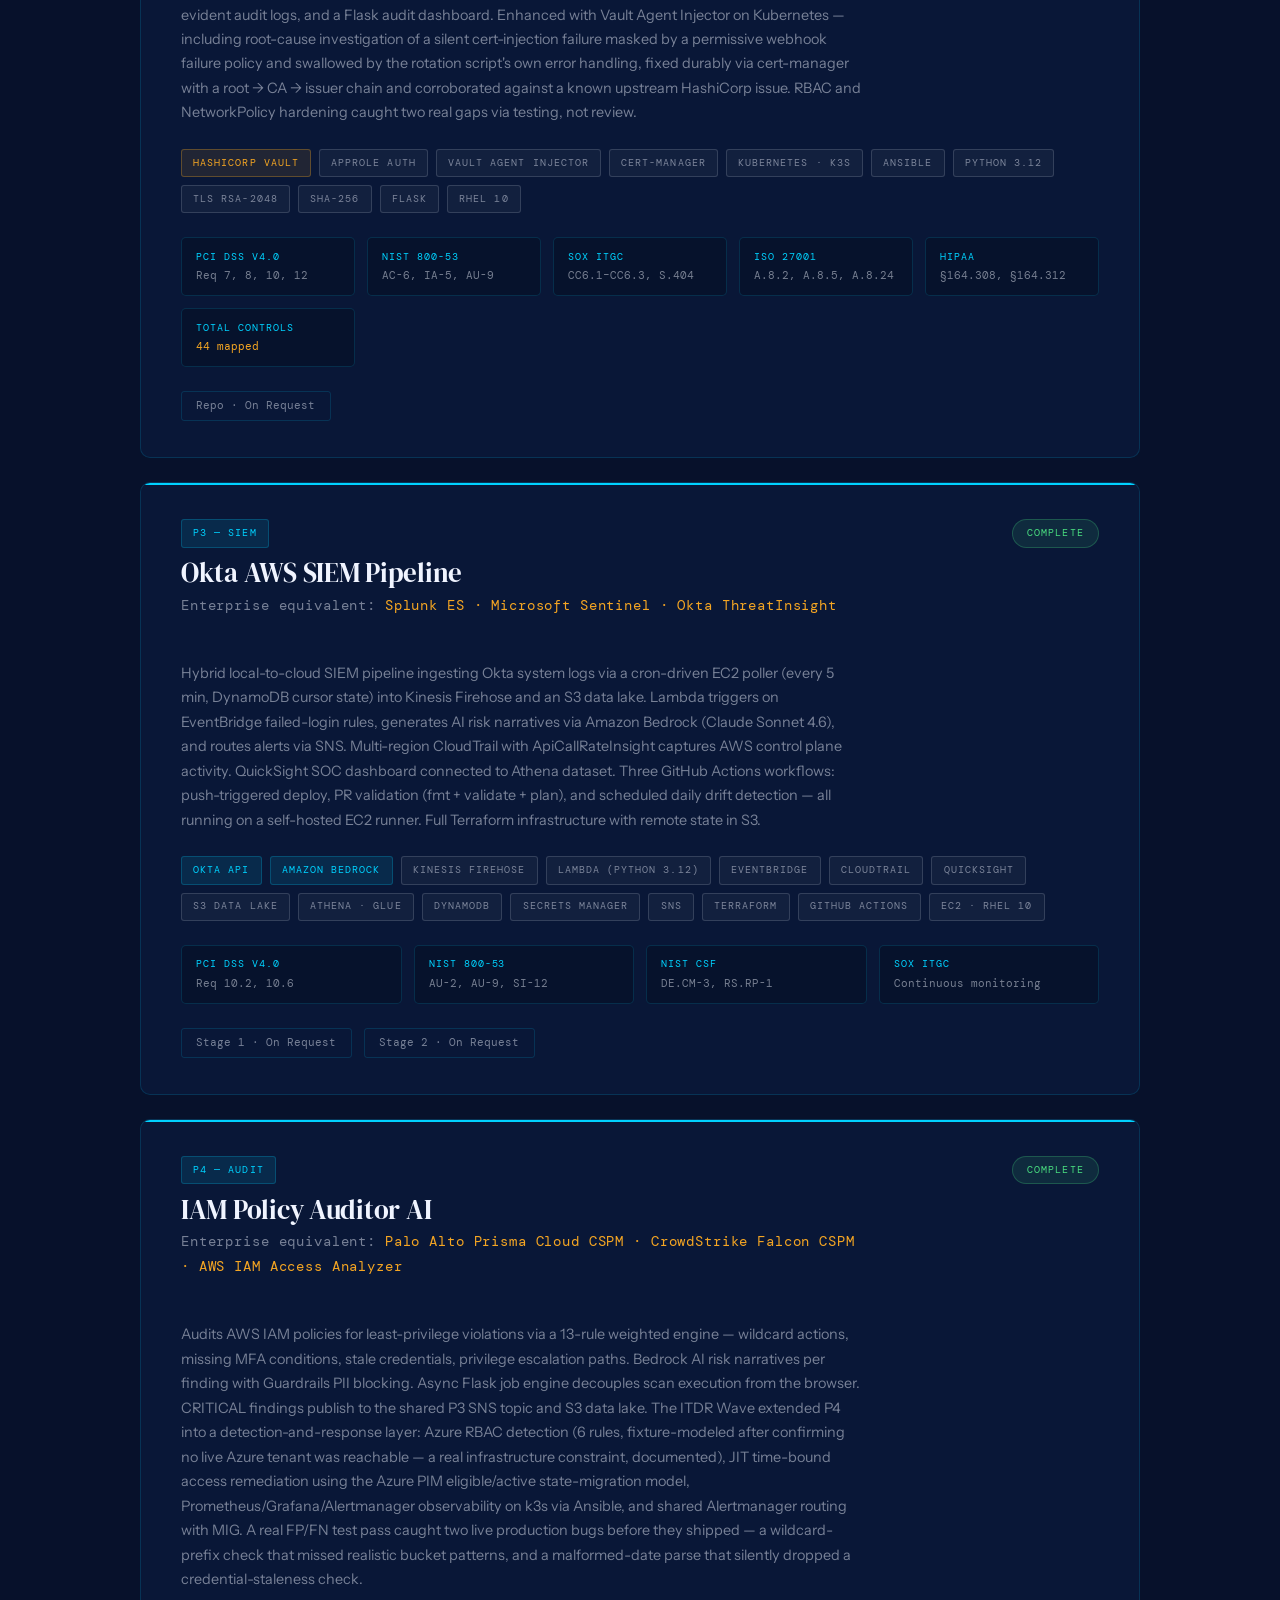
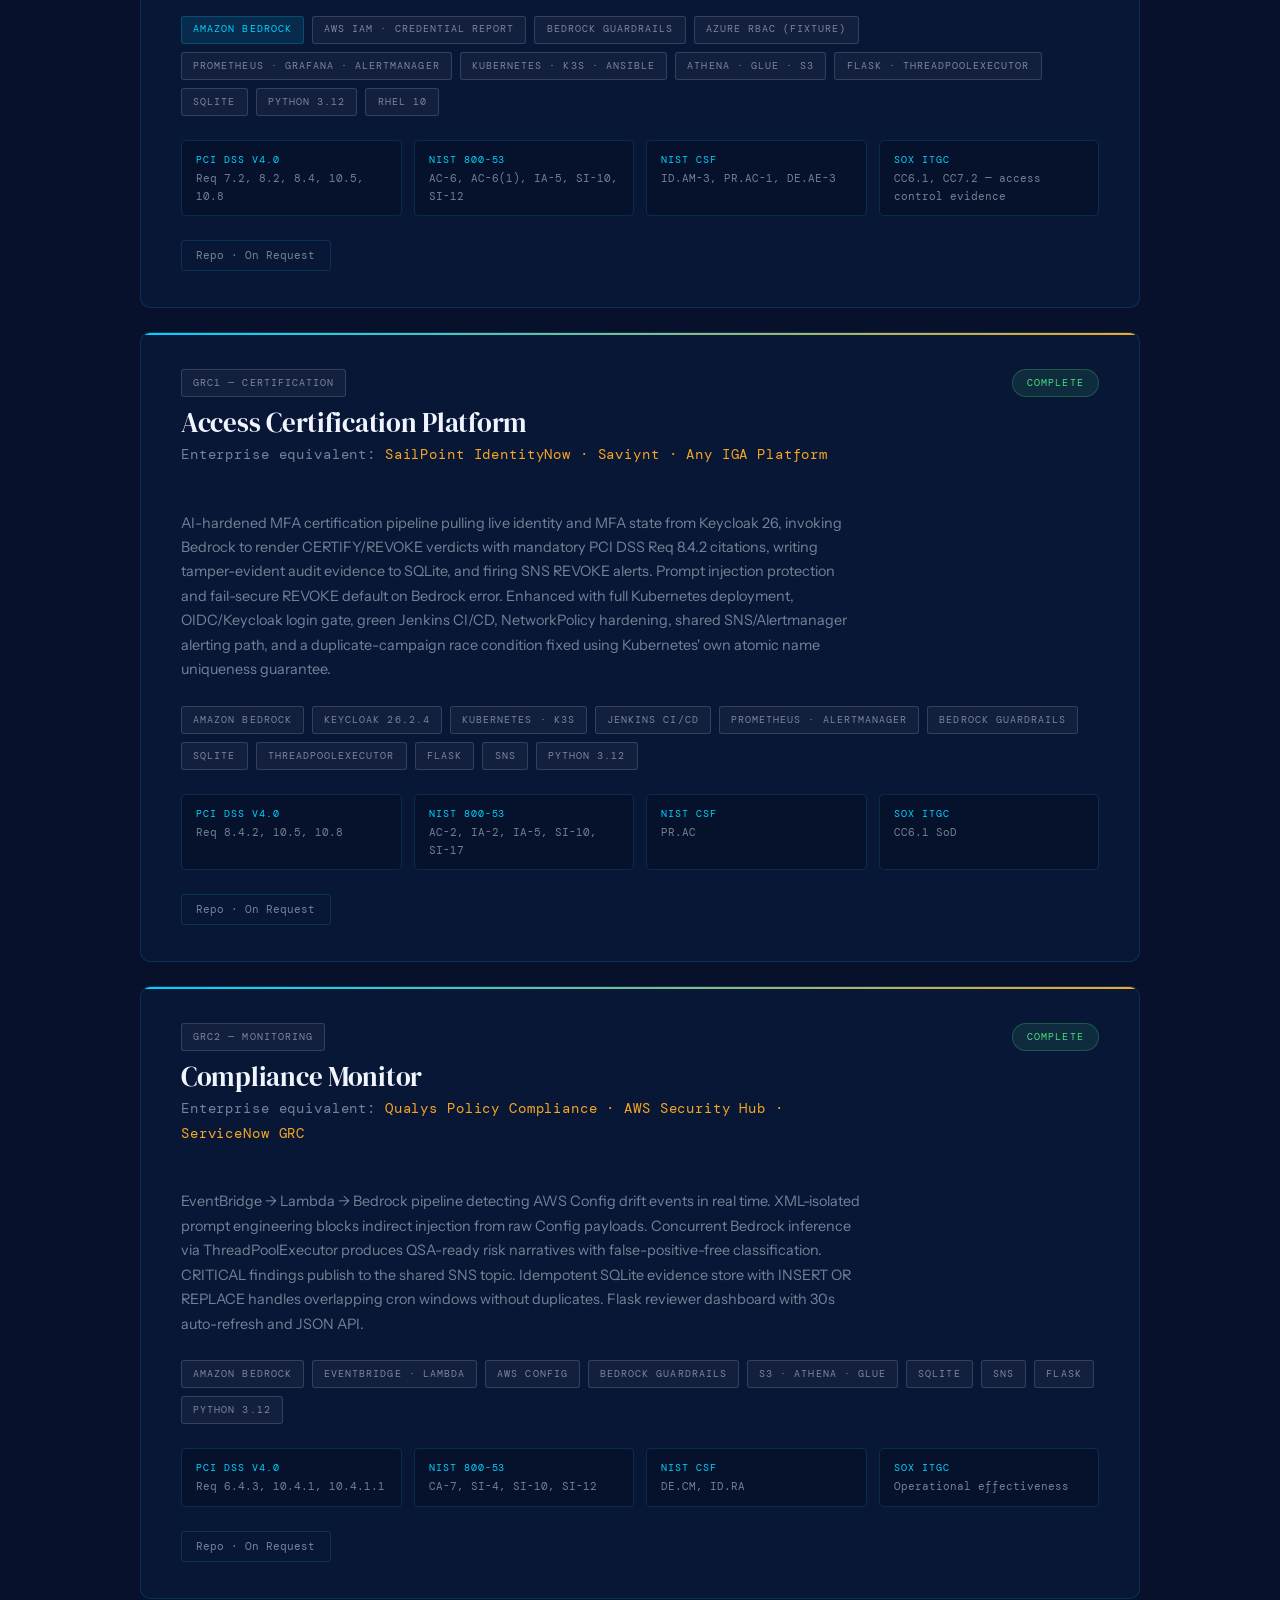
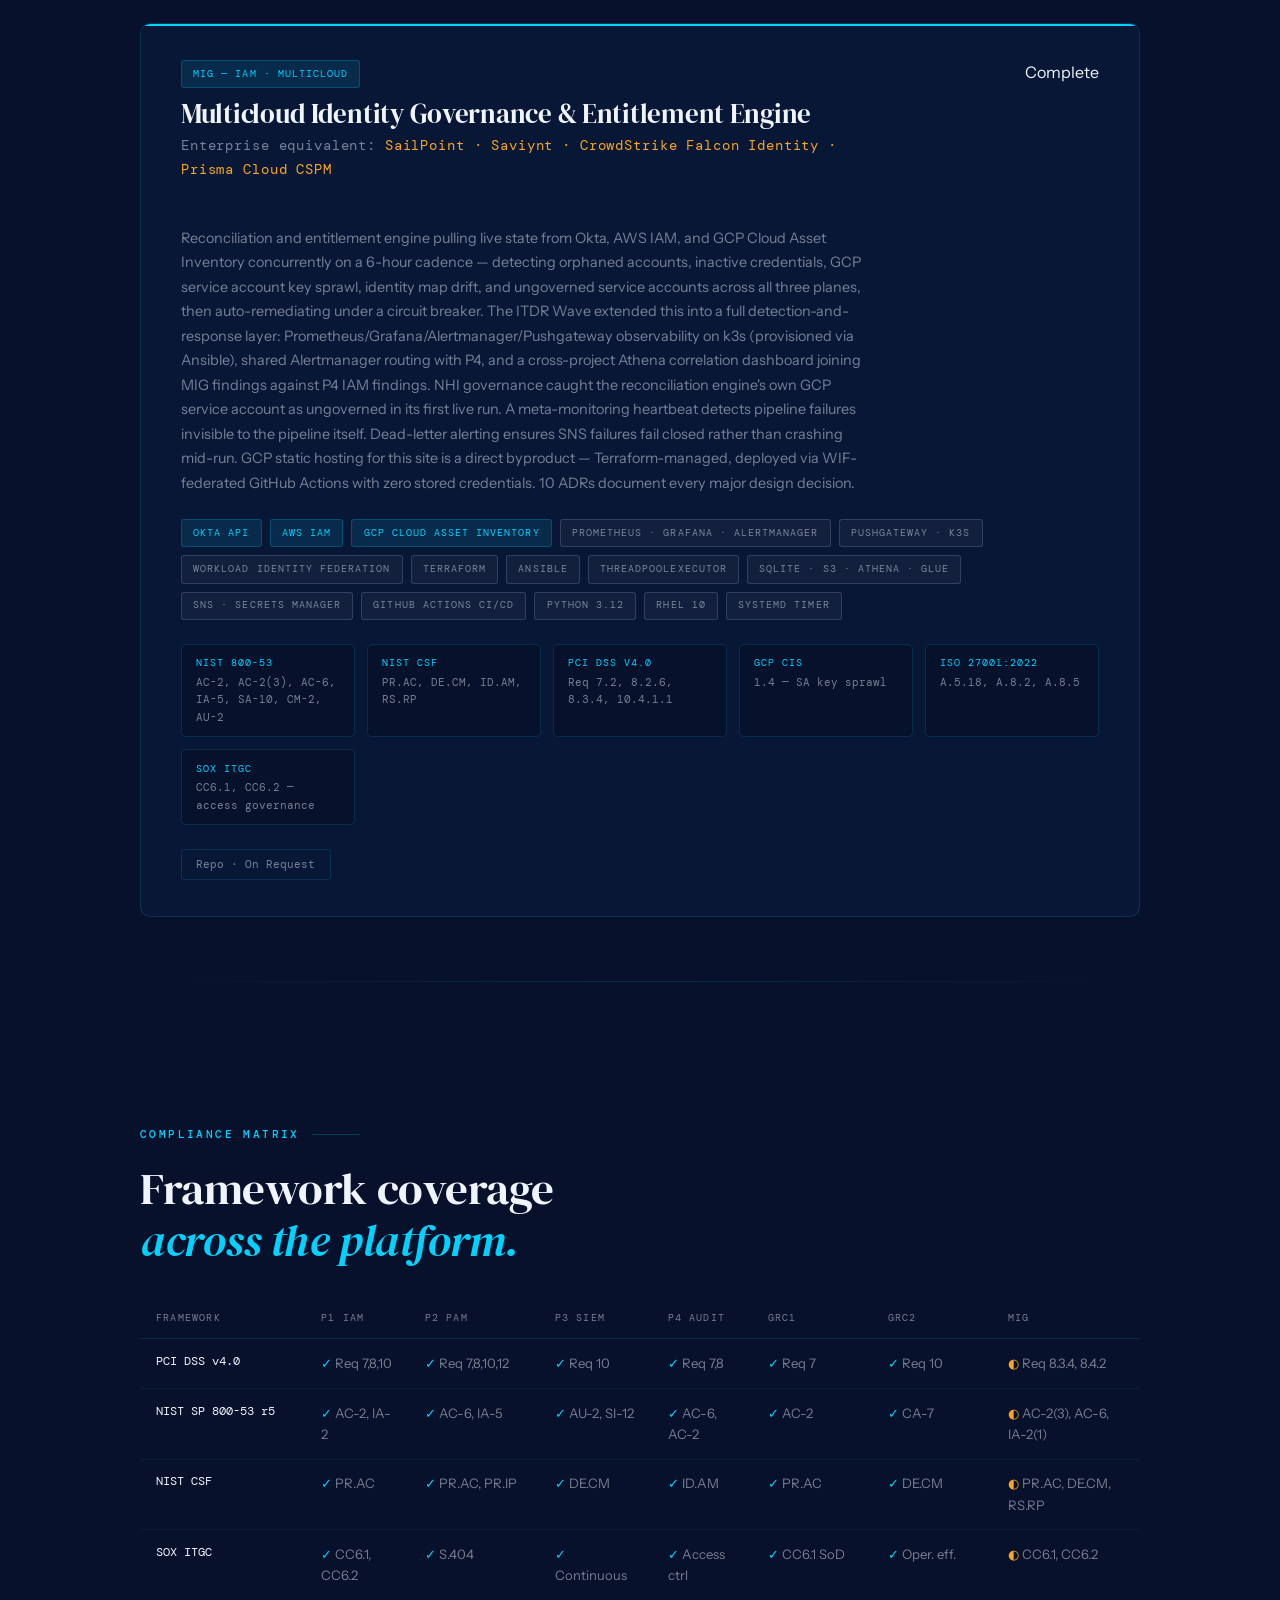
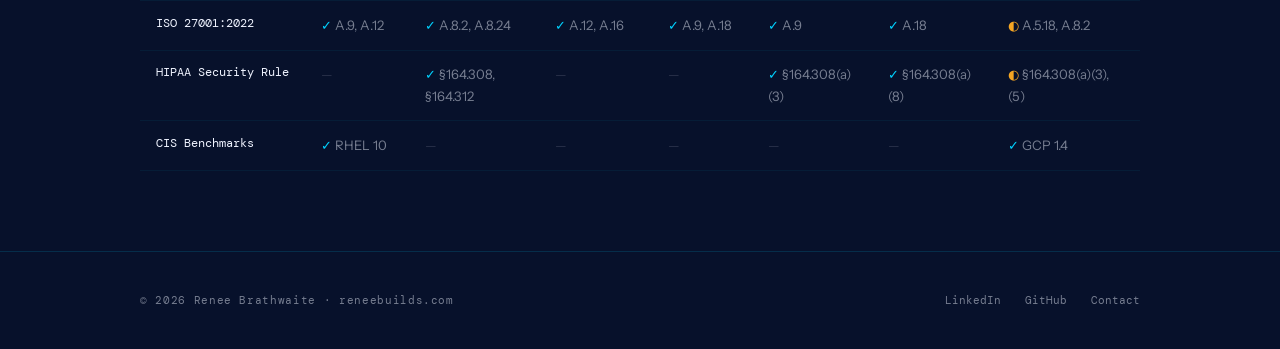
<file: projects.html>
<!DOCTYPE html>
<html lang="en">
<head>
  <meta charset="UTF-8" />
  <meta name="viewport" content="width=device-width, initial-scale=1.0" />
  <title>Projects — Renee Brathwaite</title>
  <meta name="description" content="ReneeBuilds Identity & Compliance Platform — six projects spanning IAM, PAM, and GRC engineering." />
  <link rel="preconnect" href="https://fonts.googleapis.com" />
  <link rel="preconnect" href="https://fonts.gstatic.com" crossorigin />
  <link href="https://fonts.googleapis.com/css2?family=DM+Serif+Display:ital@0;1&family=DM+Mono:wght@300;400;500&family=Instrument+Sans:wght@400;500;600&display=swap" rel="stylesheet" />
  <link rel="stylesheet" href="style.css" />
  <style>
    .page-hero { padding: 5rem 0 3rem; }
    .page-hero h1 { margin-top: 1rem; max-width: 680px; }
    .page-hero p { font-size: 1.05rem; color: var(--muted); max-width: 560px; line-height: 1.7; margin-top: 1.5rem; }

    /* Filter tabs */
    .filter-row { display:flex; gap:0.65rem; margin: 3rem 0 2.5rem; flex-wrap:wrap; }
    .filter-btn {
      font-family: var(--font-mono); font-size: 0.68rem; letter-spacing: 0.12em;
      text-transform: uppercase; padding: 0.4rem 1rem; border-radius: 100px;
      border: 1px solid var(--border); color: var(--muted); background: transparent;
      cursor: pointer; transition: all 0.2s;
    }
    .filter-btn:hover, .filter-btn.active { color: var(--cyan); border-color: var(--cyan-border); background: var(--cyan-dim); }

    /* Project cards — full detail */
    .proj-full {
      border: 1px solid var(--border);
      border-radius: 10px;
      padding: 2.25rem 2.5rem;
      background: rgba(13,31,69,0.5);
      backdrop-filter: blur(8px);
      margin-bottom: 1.5rem;
      transition: border-color 0.2s, background 0.2s;
      position: relative;
      overflow: hidden;
    }

    .proj-full::before {
      content: '';
      position: absolute; top: 0; left: 0; right: 0;
      height: 2px;
    }

    .proj-full.iam::before { background: var(--cyan); }
    .proj-full.pam::before { background: var(--gold); }
    .proj-full.grc::before { background: linear-gradient(90deg, var(--cyan), var(--gold)); }

    .proj-full.live:hover { border-color: var(--cyan-border); background: rgba(0,210,255,0.04); }
    .proj-full.planned { opacity: 0.6; }

    .proj-header { display:flex; align-items:flex-start; justify-content:space-between; gap:2rem; margin-bottom:1.25rem; flex-wrap:wrap; }
    .proj-header-left { flex: 1; }

    .proj-track-label {
      font-family: var(--font-mono); font-size: 0.65rem; letter-spacing: 0.15em;
      text-transform: uppercase; margin-bottom: 0.6rem;
      display: flex; align-items: center; gap: 0.75rem;
    }

    .proj-full h2 { font-family: var(--font-display); font-size: 1.7rem; margin-bottom: 0.25rem; }

    .proj-equivalent {
      font-family: var(--font-mono); font-size: 0.68rem; color: var(--muted);
      letter-spacing: 0.06em; margin-bottom: 1.25rem;
    }

    .proj-equivalent span { color: var(--gold); }

    .proj-full p { font-size: 0.9rem; color: var(--muted); line-height: 1.7; max-width: 680px; margin-bottom: 1.5rem; }

    .proj-tags { display:flex; flex-wrap:wrap; gap:0.5rem; margin-bottom: 1.5rem; }

    .proj-controls {
      display: grid; grid-template-columns: repeat(auto-fit, minmax(160px, 1fr));
      gap: 0.75rem; margin-bottom: 1.5rem;
    }

    .control-item {
      background: rgba(0,0,0,0.2);
      border: 1px solid var(--border);
      border-radius: 5px;
      padding: 0.65rem 0.9rem;
    }

    .control-fw { font-family: var(--font-mono); font-size: 0.6rem; color: var(--cyan); letter-spacing: 0.1em; text-transform: uppercase; margin-bottom: 0.2rem; }
    .control-ids { font-family: var(--font-mono); font-size: 0.68rem; color: var(--muted); }

    .proj-actions { display:flex; gap:0.75rem; flex-wrap:wrap; }

    /* GRC projects — planned state */
    .coming-soon-badge {
      font-family: var(--font-mono); font-size: 0.62rem; letter-spacing: 0.12em;
      text-transform: uppercase; padding: 0.3rem 0.75rem; border-radius: 100px;
      color: var(--gold); background: var(--gold-dim); border: 1px solid var(--gold-border);
    }

    /* Compliance matrix */
    .matrix-section { padding: 5rem 0; }
    .matrix-table {
      width: 100%; border-collapse: collapse; margin-top: 2rem;
      font-size: 0.82rem;
    }
    .matrix-table th {
      font-family: var(--font-mono); font-size: 0.62rem; letter-spacing: 0.12em;
      text-transform: uppercase; color: var(--muted); padding: 0.75rem 1rem;
      border-bottom: 1px solid var(--border); text-align: left; font-weight: 400;
    }
    .matrix-table td { padding: 0.85rem 1rem; border-bottom: 1px solid rgba(0,210,255,0.06); color: var(--muted); vertical-align: top; }
    .matrix-table tr:hover td { background: rgba(0,210,255,0.03); }
    .matrix-table td:first-child { font-family: var(--font-mono); font-size: 0.72rem; color: var(--white); white-space: nowrap; }
    .check { color: var(--cyan); font-size: 0.8rem; }
    .check-gold { color: var(--gold); font-size: 0.8rem; }
    .dash { color: rgba(240,244,255,0.15); }

    @media(max-width:768px){
      .proj-full { padding: 1.5rem; }
      .proj-header { gap: 1rem; }
      .proj-controls { grid-template-columns: 1fr 1fr; }
      .matrix-table { font-size: 0.72rem; }
      .matrix-table th, .matrix-table td { padding: 0.65rem 0.5rem; }
    }
  </style>
</head>
<body>
<div class="bg-layer"></div>
<div class="grid-layer"></div>
<nav>
  <a href="index.html" class="nav-logo">ReneeBuilds</a>
  <ul class="nav-links">
    <li><a href="index.html">Home</a></li>
    <li><a href="projects.html" class="active">Projects</a></li>
    <li><a href="about.html">About</a></li>
    <li><a href="log.html">Log</a></li>
    <li><a href="contact.html" class="nav-cta">Contact</a></li>
  </ul>
</nav>
<div class="page">
  <div class="container">

    <div class="page-hero anim-1">
      <p class="section-label">ReneeBuilds Platform</p>
      <h1>Seven projects.<br><em>One connected system.</em></h1>
      <p>Each project solves a distinct layer of the identity security problem — from provisioning an identity on day one to auditing its policy posture years later.</p>
    </div>

    <div class="filter-row anim-2">
      <button class="filter-btn active">All Projects</button>
      <button class="filter-btn">IAM</button>
      <button class="filter-btn">PAM</button>
      <button class="filter-btn">GRC</button>
      <button class="filter-btn">Live</button>
      <button class="filter-btn">In Progress</button>
    </div>

    <!-- P1 -->
    <div class="proj-full iam live anim-3">
      <div class="proj-header">
        <div class="proj-header-left">
          <div class="proj-track-label"><span class="tag tag-cyan">P1 — IAM</span></div>
          <h2>Keycloak IAM Lab</h2>
          <p class="proj-equivalent">Enterprise equivalent: <span>Microsoft Entra ID · Okta · Any OIDC/SAML Identity Provider</span></p>
        </div>
        <span class="proj-status status-live" style="font-family:var(--font-mono);font-size:0.65rem;letter-spacing:0.1em;text-transform:uppercase;padding:0.3rem 0.9rem;border-radius:100px;color:#4ADE80;background:rgba(74,222,128,0.1);border:1px solid rgba(74,222,128,0.25);white-space:nowrap;height:fit-content;">Complete</span>
      </div>
      <p>Production-grade Keycloak 26.2.4 on RHEL 10 with PostgreSQL 16, TLS hardening, OIDC and SAML 2.0 client configuration, and Python-automated Joiner-Mover-Leaver lifecycle. Generates real audit events that feed the platform's shared data lake and GRC1 certification workflow downstream. Enhanced with Kubernetes Operator deployment, Prometheus/Grafana/Alertmanager observability stack (provisioned via Ansible), default-deny NetworkPolicy with negative testing, per-workload ServiceAccounts, and scoped Grafana DB role — each fix traced to a verified root cause including a silent RBAC denial that was invisible only because the deployment ran a single replica.</p>
      <div class="proj-tags">
        <span class="tag tag-cyan">Keycloak 26.2.4</span>
        <span class="tag tag-muted">PostgreSQL 16</span>
        <span class="tag tag-muted">Python 3.12</span>
        <span class="tag tag-muted">OIDC · SAML 2.0</span>
        <span class="tag tag-muted">Kubernetes · k3s</span>
        <span class="tag tag-muted">Prometheus · Grafana · Alertmanager</span>
        <span class="tag tag-muted">Ansible</span>
        <span class="tag tag-muted">Jenkins CI/CD</span>
        <span class="tag tag-muted">Podman</span>
        <span class="tag tag-muted">TLS RSA-4096</span>
        <span class="tag tag-muted">RHEL 10</span>
      </div>
      <div class="proj-controls">
        <div class="control-item"><div class="control-fw">PCI DSS v4.0</div><div class="control-ids">Req 7, 8, 10</div></div>
        <div class="control-item"><div class="control-fw">NIST 800-53</div><div class="control-ids">AC-2, IA-2, AU-2</div></div>
        <div class="control-item"><div class="control-fw">SOX ITGC</div><div class="control-ids">CC6.1, CC6.2</div></div>
        <div class="control-item"><div class="control-fw">ISO 27001</div><div class="control-ids">A.9, A.12</div></div>
        <div class="control-item"><div class="control-fw">CIS RHEL 10</div><div class="control-ids">6 controls</div></div>
        <div class="control-item"><div class="control-fw">Total Controls</div><div class="control-ids" style="color:var(--cyan);">51 mapped</div></div>
      </div>
      <div class="proj-actions">
        <span style="font-family:var(--font-mono);font-size:0.68rem;color:var(--muted);border:1px solid var(--border);padding:0.35rem 0.9rem;border-radius:3px;">Repo · On Request</span>
      </div>
    </div>

    <div class="proj-full pam live anim-4">
      <div class="proj-header">
        <div class="proj-header-left">
          <div class="proj-track-label"><span class="tag tag-gold">P2 — PAM</span></div>
          <h2>PAM Simulation</h2>
          <p class="proj-equivalent">Enterprise equivalent: <span>CyberArk EPV · BeyondTrust Password Safe</span></p>
        </div>
        <span class="proj-status status-live" style="font-family:var(--font-mono);font-size:0.65rem;letter-spacing:0.1em;text-transform:uppercase;padding:0.3rem 0.9rem;border-radius:100px;color:#4ADE80;background:rgba(74,222,128,0.1);border:1px solid rgba(74,222,128,0.25);white-space:nowrap;height:fit-content;">Complete</span>
      </div>
      <p>Production-grade PAM environment using HashiCorp Vault with KV secrets engine, AppRole authentication, Ansible-automated credential rotation, TLS-secured API endpoints, SHA-256 tamper-evident audit logs, and a Flask audit dashboard. Enhanced with Vault Agent Injector on Kubernetes — including root-cause investigation of a silent cert-injection failure masked by a permissive webhook failure policy and swallowed by the rotation script's own error handling, fixed durably via cert-manager with a root → CA → issuer chain and corroborated against a known upstream HashiCorp issue. RBAC and NetworkPolicy hardening caught two real gaps via testing, not review.</p>
      <div class="proj-tags">
        <span class="tag tag-gold">HashiCorp Vault</span>
        <span class="tag tag-muted">AppRole Auth</span>
        <span class="tag tag-muted">Vault Agent Injector</span>
        <span class="tag tag-muted">cert-manager</span>
        <span class="tag tag-muted">Kubernetes · k3s</span>
        <span class="tag tag-muted">Ansible</span>
        <span class="tag tag-muted">Python 3.12</span>
        <span class="tag tag-muted">TLS RSA-2048</span>
        <span class="tag tag-muted">SHA-256</span>
        <span class="tag tag-muted">Flask</span>
        <span class="tag tag-muted">RHEL 10</span>
      </div>
      <div class="proj-controls">
        <div class="control-item"><div class="control-fw">PCI DSS v4.0</div><div class="control-ids">Req 7, 8, 10, 12</div></div>
        <div class="control-item"><div class="control-fw">NIST 800-53</div><div class="control-ids">AC-6, IA-5, AU-9</div></div>
        <div class="control-item"><div class="control-fw">SOX ITGC</div><div class="control-ids">CC6.1–CC6.3, S.404</div></div>
        <div class="control-item"><div class="control-fw">ISO 27001</div><div class="control-ids">A.8.2, A.8.5, A.8.24</div></div>
        <div class="control-item"><div class="control-fw">HIPAA</div><div class="control-ids">§164.308, §164.312</div></div>
        <div class="control-item"><div class="control-fw">Total Controls</div><div class="control-ids" style="color:var(--gold);">44 mapped</div></div>
      </div>
      <div class="proj-actions">
        <span style="font-family:var(--font-mono);font-size:0.68rem;color:var(--muted);border:1px solid var(--border);padding:0.35rem 0.9rem;border-radius:3px;">Repo · On Request</span>
      </div>
    </div>

    <!-- P3 -->
    <div class="proj-full iam live anim-5">
      <div class="proj-header">
        <div class="proj-header-left">
          <div class="proj-track-label"><span class="tag tag-cyan">P3 — SIEM</span></div>
          <h2>Okta AWS SIEM Pipeline</h2>
          <p class="proj-equivalent">Enterprise equivalent: <span>Splunk ES · Microsoft Sentinel · Okta ThreatInsight</span></p>
        </div>
        <span class="proj-status status-live" style="font-family:var(--font-mono);font-size:0.65rem;letter-spacing:0.1em;text-transform:uppercase;padding:0.3rem 0.9rem;border-radius:100px;color:#4ADE80;background:rgba(74,222,128,0.1);border:1px solid rgba(74,222,128,0.25);white-space:nowrap;height:fit-content;">Complete</span>
      </div>
      <p>Hybrid local-to-cloud SIEM pipeline ingesting Okta system logs via a cron-driven EC2 poller (every 5 min, DynamoDB cursor state) into Kinesis Firehose and an S3 data lake. Lambda triggers on EventBridge failed-login rules, generates AI risk narratives via Amazon Bedrock (Claude Sonnet 4.6), and routes alerts via SNS. Multi-region CloudTrail with ApiCallRateInsight captures AWS control plane activity. QuickSight SOC dashboard connected to Athena dataset. Three GitHub Actions workflows: push-triggered deploy, PR validation (fmt + validate + plan), and scheduled daily drift detection — all running on a self-hosted EC2 runner. Full Terraform infrastructure with remote state in S3.</p>
      <div class="proj-tags">
        <span class="tag tag-cyan">Okta API</span>
        <span class="tag tag-cyan">Amazon Bedrock</span>
        <span class="tag tag-muted">Kinesis Firehose</span>
        <span class="tag tag-muted">Lambda (Python 3.12)</span>
        <span class="tag tag-muted">EventBridge</span>
        <span class="tag tag-muted">CloudTrail</span>
        <span class="tag tag-muted">QuickSight</span>
        <span class="tag tag-muted">S3 Data Lake</span>
        <span class="tag tag-muted">Athena · Glue</span>
        <span class="tag tag-muted">DynamoDB</span>
        <span class="tag tag-muted">Secrets Manager</span>
        <span class="tag tag-muted">SNS</span>
        <span class="tag tag-muted">Terraform</span>
        <span class="tag tag-muted">GitHub Actions</span>
        <span class="tag tag-muted">EC2 · RHEL 10</span>
      </div>
      <div class="proj-controls">
        <div class="control-item"><div class="control-fw">PCI DSS v4.0</div><div class="control-ids">Req 10.2, 10.6</div></div>
        <div class="control-item"><div class="control-fw">NIST 800-53</div><div class="control-ids">AU-2, AU-9, SI-12</div></div>
        <div class="control-item"><div class="control-fw">NIST CSF</div><div class="control-ids">DE.CM-3, RS.RP-1</div></div>
        <div class="control-item"><div class="control-fw">SOX ITGC</div><div class="control-ids">Continuous monitoring</div></div>
      </div>
      <div class="proj-actions">
        <span style="font-family:var(--font-mono);font-size:0.68rem;color:var(--muted);border:1px solid var(--border);padding:0.35rem 0.9rem;border-radius:3px;">Stage 1 · On Request</span>
        <span style="font-family:var(--font-mono);font-size:0.68rem;color:var(--muted);border:1px solid var(--border);padding:0.35rem 0.9rem;border-radius:3px;">Stage 2 · On Request</span>
      </div>
    </div>

    <!-- P4 -->
    <div class="proj-full iam live anim-6">
      <div class="proj-header">
        <div class="proj-header-left">
          <div class="proj-track-label"><span class="tag tag-cyan">P4 — Audit</span></div>
          <h2>IAM Policy Auditor AI</h2>
          <p class="proj-equivalent">Enterprise equivalent: <span>Palo Alto Prisma Cloud CSPM · CrowdStrike Falcon CSPM · AWS IAM Access Analyzer</span></p>
        </div>
        <span class="proj-status status-live" style="font-family:var(--font-mono);font-size:0.65rem;letter-spacing:0.1em;text-transform:uppercase;padding:0.3rem 0.9rem;border-radius:100px;color:#4ADE80;background:rgba(74,222,128,0.1);border:1px solid rgba(74,222,128,0.25);white-space:nowrap;height:fit-content;">Complete</span>
      </div>
      <p>Audits AWS IAM policies for least-privilege violations via a 13-rule weighted engine — wildcard actions, missing MFA conditions, stale credentials, privilege escalation paths. Bedrock AI risk narratives per finding with Guardrails PII blocking. Async Flask job engine decouples scan execution from the browser. CRITICAL findings publish to the shared P3 SNS topic and S3 data lake. The ITDR Wave extended P4 into a detection-and-response layer: Azure RBAC detection (6 rules, fixture-modeled after confirming no live Azure tenant was reachable — a real infrastructure constraint, documented), JIT time-bound access remediation using the Azure PIM eligible/active state-migration model, Prometheus/Grafana/Alertmanager observability on k3s via Ansible, and shared Alertmanager routing with MIG. A real FP/FN test pass caught two live production bugs before they shipped — a wildcard-prefix check that missed realistic bucket patterns, and a malformed-date parse that silently dropped a credential-staleness check.</p>
      <div class="proj-tags">
        <span class="tag tag-cyan">Amazon Bedrock</span>
        <span class="tag tag-muted">AWS IAM · Credential Report</span>
        <span class="tag tag-muted">Bedrock Guardrails</span>
        <span class="tag tag-muted">Azure RBAC (fixture)</span>
        <span class="tag tag-muted">Prometheus · Grafana · Alertmanager</span>
        <span class="tag tag-muted">Kubernetes · k3s · Ansible</span>
        <span class="tag tag-muted">Athena · Glue · S3</span>
        <span class="tag tag-muted">Flask · ThreadPoolExecutor</span>
        <span class="tag tag-muted">SQLite</span>
        <span class="tag tag-muted">Python 3.12</span>
        <span class="tag tag-muted">RHEL 10</span>
      </div>
      <div class="proj-controls">
        <div class="control-item"><div class="control-fw">PCI DSS v4.0</div><div class="control-ids">Req 7.2, 8.2, 8.4, 10.5, 10.8</div></div>
        <div class="control-item"><div class="control-fw">NIST 800-53</div><div class="control-ids">AC-6, AC-6(1), IA-5, SI-10, SI-12</div></div>
        <div class="control-item"><div class="control-fw">NIST CSF</div><div class="control-ids">ID.AM-3, PR.AC-1, DE.AE-3</div></div>
        <div class="control-item"><div class="control-fw">SOX ITGC</div><div class="control-ids">CC6.1, CC7.2 — access control evidence</div></div>
      </div>
      <div class="proj-actions">
        <span style="font-family:var(--font-mono);font-size:0.68rem;color:var(--muted);border:1px solid var(--border);padding:0.35rem 0.9rem;border-radius:3px;">Repo · On Request</span>
      </div>
    </div>

    <!-- GRC1 -->
    <div class="proj-full grc live anim-7">
      <div class="proj-header">
        <div class="proj-header-left">
          <div class="proj-track-label"><span class="tag tag-muted">GRC1 — Certification</span></div>
          <h2>Access Certification Platform</h2>
          <p class="proj-equivalent">Enterprise equivalent: <span>SailPoint IdentityNow · Saviynt · Any IGA Platform</span></p>
        </div>
        <span class="proj-status status-live" style="font-family:var(--font-mono);font-size:0.65rem;letter-spacing:0.1em;text-transform:uppercase;padding:0.3rem 0.9rem;border-radius:100px;color:#4ADE80;background:rgba(74,222,128,0.1);border:1px solid rgba(74,222,128,0.25);white-space:nowrap;height:fit-content;">Complete</span>
      </div>
      <p>AI-hardened MFA certification pipeline pulling live identity and MFA state from Keycloak 26, invoking Bedrock to render CERTIFY/REVOKE verdicts with mandatory PCI DSS Req 8.4.2 citations, writing tamper-evident audit evidence to SQLite, and firing SNS REVOKE alerts. Prompt injection protection and fail-secure REVOKE default on Bedrock error. Enhanced with full Kubernetes deployment, OIDC/Keycloak login gate, green Jenkins CI/CD, NetworkPolicy hardening, shared SNS/Alertmanager alerting path, and a duplicate-campaign race condition fixed using Kubernetes' own atomic name uniqueness guarantee.</p>
      <div class="proj-tags">
        <span class="tag tag-muted">Amazon Bedrock</span>
        <span class="tag tag-muted">Keycloak 26.2.4</span>
        <span class="tag tag-muted">Kubernetes · k3s</span>
        <span class="tag tag-muted">Jenkins CI/CD</span>
        <span class="tag tag-muted">Prometheus · Alertmanager</span>
        <span class="tag tag-muted">Bedrock Guardrails</span>
        <span class="tag tag-muted">SQLite</span>
        <span class="tag tag-muted">ThreadPoolExecutor</span>
        <span class="tag tag-muted">Flask</span>
        <span class="tag tag-muted">SNS</span>
        <span class="tag tag-muted">Python 3.12</span>
      </div>
      <div class="proj-controls">
        <div class="control-item"><div class="control-fw">PCI DSS v4.0</div><div class="control-ids">Req 8.4.2, 10.5, 10.8</div></div>
        <div class="control-item"><div class="control-fw">NIST 800-53</div><div class="control-ids">AC-2, IA-2, IA-5, SI-10, SI-17</div></div>
        <div class="control-item"><div class="control-fw">NIST CSF</div><div class="control-ids">PR.AC</div></div>
        <div class="control-item"><div class="control-fw">SOX ITGC</div><div class="control-ids">CC6.1 SoD</div></div>
      </div>
      <div class="proj-actions">
        <span style="font-family:var(--font-mono);font-size:0.68rem;color:var(--muted);border:1px solid var(--border);padding:0.35rem 0.9rem;border-radius:3px;">Repo · On Request</span>
      </div>
    </div>

    <!-- GRC2 -->
    <div class="proj-full grc live" style="animation:fadeUp 0.8s ease 1.15s forwards;">
      <div class="proj-header">
        <div class="proj-header-left">
          <div class="proj-track-label"><span class="tag tag-muted">GRC2 — Monitoring</span></div>
          <h2>Compliance Monitor</h2>
          <p class="proj-equivalent">Enterprise equivalent: <span>Qualys Policy Compliance · AWS Security Hub · ServiceNow GRC</span></p>
        </div>
        <span class="proj-status status-live" style="font-family:var(--font-mono);font-size:0.65rem;letter-spacing:0.1em;text-transform:uppercase;padding:0.3rem 0.9rem;border-radius:100px;color:#4ADE80;background:rgba(74,222,128,0.1);border:1px solid rgba(74,222,128,0.25);white-space:nowrap;height:fit-content;">Complete</span>
      </div>
      <p>EventBridge → Lambda → Bedrock pipeline detecting AWS Config drift events in real time. XML-isolated prompt engineering blocks indirect injection from raw Config payloads. Concurrent Bedrock inference via ThreadPoolExecutor produces QSA-ready risk narratives with false-positive-free classification. CRITICAL findings publish to the shared SNS topic. Idempotent SQLite evidence store with INSERT OR REPLACE handles overlapping cron windows without duplicates. Flask reviewer dashboard with 30s auto-refresh and JSON API.</p>
      <div class="proj-tags">
        <span class="tag tag-muted">Amazon Bedrock</span>
        <span class="tag tag-muted">EventBridge · Lambda</span>
        <span class="tag tag-muted">AWS Config</span>
        <span class="tag tag-muted">Bedrock Guardrails</span>
        <span class="tag tag-muted">S3 · Athena · Glue</span>
        <span class="tag tag-muted">SQLite</span>
        <span class="tag tag-muted">SNS</span>
        <span class="tag tag-muted">Flask</span>
        <span class="tag tag-muted">Python 3.12</span>
      </div>
      <div class="proj-controls">
        <div class="control-item"><div class="control-fw">PCI DSS v4.0</div><div class="control-ids">Req 6.4.3, 10.4.1, 10.4.1.1</div></div>
        <div class="control-item"><div class="control-fw">NIST 800-53</div><div class="control-ids">CA-7, SI-4, SI-10, SI-12</div></div>
        <div class="control-item"><div class="control-fw">NIST CSF</div><div class="control-ids">DE.CM, ID.RA</div></div>
        <div class="control-item"><div class="control-fw">SOX ITGC</div><div class="control-ids">Operational effectiveness</div></div>
      </div>
      <div class="proj-actions">
        <span style="font-family:var(--font-mono);font-size:0.68rem;color:var(--muted);border:1px solid var(--border);padding:0.35rem 0.9rem;border-radius:3px;">Repo · On Request</span>
      </div>
    </div>

    <!-- MIG -->
    <div class="proj-full iam live" style="animation:fadeUp 0.8s ease 1.25s forwards;">
      <div class="proj-header">
        <div class="proj-header-left">
          <div class="proj-track-label"><span class="tag tag-cyan">MIG — IAM · Multicloud</span></div>
          <h2>Multicloud Identity Governance &amp; Entitlement Engine</h2>
          <p class="proj-equivalent">Enterprise equivalent: <span>SailPoint · Saviynt · CrowdStrike Falcon Identity · Prisma Cloud CSPM</span></p>
        </div>
        <span class="proj-status status-live">Complete</span>
      </div>
      <p>Reconciliation and entitlement engine pulling live state from Okta, AWS IAM, and GCP Cloud Asset Inventory concurrently on a 6-hour cadence — detecting orphaned accounts, inactive credentials, GCP service account key sprawl, identity map drift, and ungoverned service accounts across all three planes, then auto-remediating under a circuit breaker. The ITDR Wave extended this into a full detection-and-response layer: Prometheus/Grafana/Alertmanager/Pushgateway observability on k3s (provisioned via Ansible), shared Alertmanager routing with P4, and a cross-project Athena correlation dashboard joining MIG findings against P4 IAM findings. NHI governance caught the reconciliation engine's own GCP service account as ungoverned in its first live run. A meta-monitoring heartbeat detects pipeline failures invisible to the pipeline itself. Dead-letter alerting ensures SNS failures fail closed rather than crashing mid-run. GCP static hosting for this site is a direct byproduct — Terraform-managed, deployed via WIF-federated GitHub Actions with zero stored credentials. 10 ADRs document every major design decision.</p>
      <div class="proj-tags">
        <span class="tag tag-cyan">Okta API</span>
        <span class="tag tag-cyan">AWS IAM</span>
        <span class="tag tag-cyan">GCP Cloud Asset Inventory</span>
        <span class="tag tag-muted">Prometheus · Grafana · Alertmanager</span>
        <span class="tag tag-muted">Pushgateway · k3s</span>
        <span class="tag tag-muted">Workload Identity Federation</span>
        <span class="tag tag-muted">Terraform</span>
        <span class="tag tag-muted">Ansible</span>
        <span class="tag tag-muted">ThreadPoolExecutor</span>
        <span class="tag tag-muted">SQLite · S3 · Athena · Glue</span>
        <span class="tag tag-muted">SNS · Secrets Manager</span>
        <span class="tag tag-muted">GitHub Actions CI/CD</span>
        <span class="tag tag-muted">Python 3.12</span>
        <span class="tag tag-muted">RHEL 10</span>
        <span class="tag tag-muted">systemd timer</span>
      </div>
      <div class="proj-controls">
        <div class="control-item"><div class="control-fw">NIST 800-53</div><div class="control-ids">AC-2, AC-2(3), AC-6, IA-5, SA-10, CM-2, AU-2</div></div>
        <div class="control-item"><div class="control-fw">NIST CSF</div><div class="control-ids">PR.AC, DE.CM, ID.AM, RS.RP</div></div>
        <div class="control-item"><div class="control-fw">PCI DSS v4.0</div><div class="control-ids">Req 7.2, 8.2.6, 8.3.4, 10.4.1.1</div></div>
        <div class="control-item"><div class="control-fw">GCP CIS</div><div class="control-ids">1.4 — SA key sprawl</div></div>
        <div class="control-item"><div class="control-fw">ISO 27001:2022</div><div class="control-ids">A.5.18, A.8.2, A.8.5</div></div>
        <div class="control-item"><div class="control-fw">SOX ITGC</div><div class="control-ids">CC6.1, CC6.2 — access governance</div></div>
      </div>
      <div class="proj-actions">
        <span style="font-family:var(--font-mono);font-size:0.68rem;color:var(--muted);border:1px solid var(--border);padding:0.35rem 0.9rem;border-radius:3px;">Repo · On Request</span>
      </div>
    </div>

    <div class="divider"></div>

    <!-- Compliance Matrix -->
    <section class="matrix-section">
      <p class="section-label">Compliance Matrix</p>
      <h2>Framework coverage<br><em>across the platform.</em></h2>
      <div style="overflow-x:auto;">
        <table class="matrix-table">
          <thead>
            <tr>
              <th>Framework</th>
              <th>P1 IAM</th>
              <th>P2 PAM</th>
              <th>P3 SIEM</th>
              <th>P4 Audit</th>
              <th>GRC1</th>
              <th>GRC2</th>
              <th>MIG</th>
            </tr>
          </thead>
          <tbody>
            <tr>
              <td>PCI DSS v4.0</td>
              <td><span class="check">✓</span> Req 7,8,10</td>
              <td><span class="check">✓</span> Req 7,8,10,12</td>
              <td><span class="check">✓</span> Req 10</td>
              <td><span class="check">✓</span> Req 7,8</td>
              <td><span class="check">✓</span> Req 7</td>
              <td><span class="check">✓</span> Req 10</td>
              <td><span class="check-gold">◐</span> Req 8.3.4, 8.4.2</td>
            </tr>
            <tr>
              <td>NIST SP 800-53 r5</td>
              <td><span class="check">✓</span> AC-2, IA-2</td>
              <td><span class="check">✓</span> AC-6, IA-5</td>
              <td><span class="check">✓</span> AU-2, SI-12</td>
              <td><span class="check">✓</span> AC-6, AC-2</td>
              <td><span class="check">✓</span> AC-2</td>
              <td><span class="check">✓</span> CA-7</td>
              <td><span class="check-gold">◐</span> AC-2(3), AC-6, IA-2(1)</td>
            </tr>
            <tr>
              <td>NIST CSF</td>
              <td><span class="check">✓</span> PR.AC</td>
              <td><span class="check">✓</span> PR.AC, PR.IP</td>
              <td><span class="check">✓</span> DE.CM</td>
              <td><span class="check">✓</span> ID.AM</td>
              <td><span class="check">✓</span> PR.AC</td>
              <td><span class="check">✓</span> DE.CM</td>
              <td><span class="check-gold">◐</span> PR.AC, DE.CM, RS.RP</td>
            </tr>
            <tr>
              <td>SOX ITGC</td>
              <td><span class="check">✓</span> CC6.1, CC6.2</td>
              <td><span class="check">✓</span> S.404</td>
              <td><span class="check">✓</span> Continuous</td>
              <td><span class="check">✓</span> Access ctrl</td>
              <td><span class="check">✓</span> CC6.1 SoD</td>
              <td><span class="check">✓</span> Oper. eff.</td>
              <td><span class="check-gold">◐</span> CC6.1, CC6.2</td>
            </tr>
            <tr>
              <td>ISO 27001:2022</td>
              <td><span class="check">✓</span> A.9, A.12</td>
              <td><span class="check">✓</span> A.8.2, A.8.24</td>
              <td><span class="check">✓</span> A.12, A.16</td>
              <td><span class="check">✓</span> A.9, A.18</td>
              <td><span class="check">✓</span> A.9</td>
              <td><span class="check">✓</span> A.18</td>
              <td><span class="check-gold">◐</span> A.5.18, A.8.2</td>
            </tr>
            <tr>
              <td>HIPAA Security Rule</td>
              <td><span class="dash">—</span></td>
              <td><span class="check">✓</span> §164.308, §164.312</td>
              <td><span class="dash">—</span></td>
              <td><span class="dash">—</span></td>
              <td><span class="check">✓</span> §164.308(a)(3)</td>
              <td><span class="check">✓</span> §164.308(a)(8)</td>
              <td><span class="check-gold">◐</span> §164.308(a)(3),(5)</td>
            </tr>
            <tr>
              <td>CIS Benchmarks</td>
              <td><span class="check">✓</span> RHEL 10</td>
              <td><span class="dash">—</span></td>
              <td><span class="dash">—</span></td>
              <td><span class="dash">—</span></td>
              <td><span class="dash">—</span></td>
              <td><span class="dash">—</span></td>
              <td><span class="check">✓</span> GCP 1.4</td>
            </tr>
          </tbody>
        </table>
      </div>
    </section>

  </div>
</div>
<footer>
  <div class="footer-inner">
    <span class="footer-copy">© 2026 Renee Brathwaite · reneebuilds.com</span>
    <div style="display:flex;gap:1.5rem;">
      <a href="https://www.linkedin.com/in/reneebuilds" style="font-family:var(--font-mono);font-size:0.68rem;color:var(--muted);text-decoration:none;" target="_blank" rel="noopener">LinkedIn</a>
      <a href="https://github.com/ReneeBuildsTech" style="font-family:var(--font-mono);font-size:0.68rem;color:var(--muted);text-decoration:none;" target="_blank" rel="noopener">GitHub</a>
      <a href="contact.html" style="font-family:var(--font-mono);font-size:0.68rem;color:var(--muted);text-decoration:none;">Contact</a>
    </div>
  </div>
</footer>
</body>
</html>
</file>
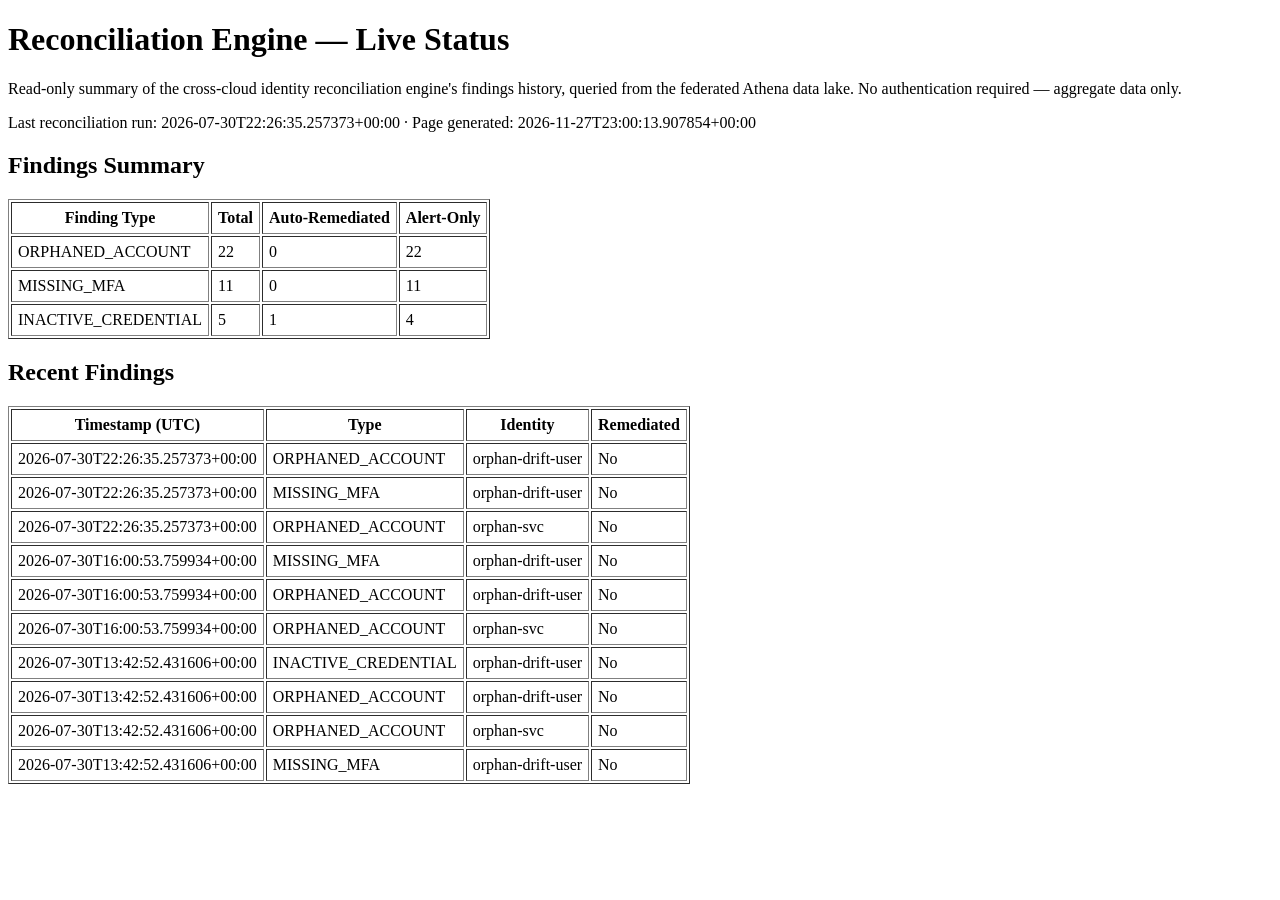
<file: status.html>
<!DOCTYPE html>
<html lang="en">
<head>
  <meta charset="UTF-8">
  <title>System Status — Multicloud Identity Governance</title>
</head>
<body>
  <h1>Reconciliation Engine — Live Status</h1>
  <p>Read-only summary of the cross-cloud identity reconciliation engine's
     findings history, queried from the federated Athena data lake.
     No authentication required — aggregate data only.</p>

  <p id="last-updated">Loading...</p>

  <h2>Findings Summary</h2>
  <table id="summary-table" border="1" cellpadding="6">
    <thead><tr><th>Finding Type</th><th>Total</th><th>Auto-Remediated</th><th>Alert-Only</th></tr></thead>
    <tbody></tbody>
  </table>

  <h2>Recent Findings</h2>
  <table id="recent-table" border="1" cellpadding="6">
    <thead><tr><th>Timestamp (UTC)</th><th>Type</th><th>Identity</th><th>Remediated</th></tr></thead>
    <tbody></tbody>
  </table>

  <script>
    fetch('/status.json')
      .then(r => r.json())
      .then(data => {
        document.getElementById('last-updated').textContent =
          `Last reconciliation run: ${data.last_reconciliation_run || 'unknown'} · Page generated: ${data.generated_at}`;
        const summaryBody = document.querySelector('#summary-table tbody');
        data.summary.forEach(row => {
          const tr = document.createElement('tr');
          tr.innerHTML = `<td>${row.finding_type}</td><td>${row.total}</td><td>${row.auto_remediated}</td><td>${row.alert_only}</td>`;
          summaryBody.appendChild(tr);
        });
        const recentBody = document.querySelector('#recent-table tbody');
        data.recent_findings.forEach(row => {
          const tr = document.createElement('tr');
          tr.innerHTML = `<td>${row.timestamp}</td><td>${row.finding_type}</td><td>${row.identity}</td><td>${row.remediated ? 'Yes' : 'No'}</td>`;
          recentBody.appendChild(tr);
        });
      })
      .catch(err => {
        document.getElementById('last-updated').textContent = 'Failed to load status data.';
        console.error(err);
      });
  </script>
</body>
</html>
</file>
<file: style.css>
/* ============================================
   ReneeBuilds.com — Shared Stylesheet
   Navy #07112B · Cyan #00D2FF · Gold #F5A623
   ============================================ */

*, *::before, *::after { box-sizing: border-box; margin: 0; padding: 0; }

:root {
  --navy:       #07112B;
  --navy-mid:   #0D1F45;
  --navy-lite:  #162B5E;
  --cyan:       #00D2FF;
  --cyan-dim:   rgba(0,210,255,0.10);
  --cyan-border:rgba(0,210,255,0.22);
  --gold:       #F5A623;
  --gold-dim:   rgba(245,166,35,0.10);
  --gold-border:rgba(245,166,35,0.30);
  --white:      #F0F4FF;
  --muted:      rgba(240,244,255,0.48);
  --muted2:     rgba(240,244,255,0.25);
  --border:     rgba(0,210,255,0.15);
  --radius:     6px;
  --font-display: 'DM Serif Display', serif;
  --font-body:    'Instrument Sans', sans-serif;
  --font-mono:    'DM Mono', monospace;
}

html { scroll-behavior: smooth; }

body {
  background: var(--navy);
  color: var(--white);
  font-family: var(--font-body);
  font-size: 16px;
  line-height: 1.6;
  overflow-x: hidden;
  min-height: 100vh;
}

/* ── Background ── */
.bg-layer {
  position: fixed; inset: 0; z-index: 0; pointer-events: none;
  background:
    radial-gradient(ellipse 70% 55% at 10% 15%, rgba(0,210,255,0.07) 0%, transparent 60%),
    radial-gradient(ellipse 55% 45% at 90% 85%, rgba(245,166,35,0.05) 0%, transparent 55%),
    var(--navy);
}

.grid-layer {
  position: fixed; inset: 0; z-index: 0; pointer-events: none;
  background-image:
    linear-gradient(rgba(0,210,255,0.035) 1px, transparent 1px),
    linear-gradient(90deg, rgba(0,210,255,0.035) 1px, transparent 1px);
  background-size: 52px 52px;
  mask-image: radial-gradient(ellipse 85% 85% at 50% 50%, black 20%, transparent 100%);
}

/* ── Nav ── */
nav {
  position: fixed; top: 0; left: 0; right: 0; z-index: 100;
  display: flex; align-items: center; justify-content: space-between;
  padding: 0 3rem;
  height: 64px;
  background: rgba(7,17,43,0.85);
  backdrop-filter: blur(16px);
  border-bottom: 1px solid var(--border);
}

.nav-logo {
  font-family: var(--font-mono);
  font-size: 0.78rem;
  font-weight: 500;
  color: var(--cyan);
  letter-spacing: 0.14em;
  text-transform: uppercase;
  text-decoration: none;
}

.nav-links {
  display: flex; align-items: center; gap: 2rem;
  list-style: none;
}

.nav-links a {
  font-family: var(--font-body);
  font-size: 0.875rem;
  font-weight: 500;
  color: var(--muted);
  text-decoration: none;
  letter-spacing: 0.02em;
  transition: color 0.2s;
  position: relative;
}

.nav-links a::after {
  content: '';
  position: absolute; bottom: -4px; left: 0; right: 0;
  height: 1px;
  background: var(--cyan);
  transform: scaleX(0);
  transition: transform 0.2s;
}

.nav-links a:hover,
.nav-links a.active { color: var(--white); }
.nav-links a:hover::after,
.nav-links a.active::after { transform: scaleX(1); }

.nav-cta {
  font-family: var(--font-mono);
  font-size: 0.7rem;
  font-weight: 500;
  color: var(--cyan) !important;
  border: 1px solid var(--cyan-border);
  padding: 0.35rem 0.9rem;
  border-radius: 100px;
  letter-spacing: 0.1em;
  text-transform: uppercase;
  transition: background 0.2s, color 0.2s !important;
}

.nav-cta:hover {
  background: var(--cyan) !important;
  color: var(--navy) !important;
}

.nav-cta::after { display: none !important; }

/* ── Page wrapper ── */
.page {
  position: relative; z-index: 1;
  padding-top: 64px;
  min-height: 100vh;
}

.container {
  max-width: 1080px;
  margin: 0 auto;
  padding: 0 2.5rem;
}

/* ── Section spacing ── */
.section { padding: 6rem 0; }
.section-sm { padding: 4rem 0; }

/* ── Section label ── */
.section-label {
  font-family: var(--font-mono);
  font-size: 0.68rem;
  font-weight: 500;
  color: var(--cyan);
  letter-spacing: 0.22em;
  text-transform: uppercase;
  margin-bottom: 1.25rem;
  display: flex; align-items: center; gap: 0.75rem;
}

.section-label::after {
  content: '';
  flex: 1; max-width: 48px;
  height: 1px;
  background: var(--cyan-border);
}

/* ── Headings ── */
h1, h2, h3 { font-family: var(--font-display); font-weight: 400; }

h1 { font-size: clamp(2.6rem, 5.5vw, 4.5rem); line-height: 1.08; letter-spacing: -0.02em; }
h2 { font-size: clamp(1.8rem, 3.5vw, 2.8rem); line-height: 1.15; letter-spacing: -0.01em; }
h3 { font-size: 1.25rem; line-height: 1.3; }

em { font-style: italic; color: var(--cyan); }

/* ── Buttons ── */
.btn {
  display: inline-flex; align-items: center; gap: 0.55rem;
  font-family: var(--font-body);
  font-size: 0.875rem;
  font-weight: 600;
  padding: 0.75rem 1.5rem;
  border-radius: var(--radius);
  text-decoration: none;
  letter-spacing: 0.02em;
  transition: opacity 0.2s, transform 0.2s, background 0.2s, color 0.2s, border-color 0.2s;
  cursor: pointer; border: none;
}

.btn:hover { transform: translateY(-2px); }

.btn-primary {
  background: var(--cyan);
  color: var(--navy);
}
.btn-primary:hover { opacity: 0.88; }

.btn-ghost {
  background: transparent;
  color: var(--white);
  border: 1px solid var(--border);
}
.btn-ghost:hover { border-color: var(--cyan); color: var(--cyan); }

.btn-gold {
  background: var(--gold);
  color: var(--navy);
}
.btn-gold:hover { opacity: 0.88; }

/* ── Cards ── */
.card {
  background: rgba(13,31,69,0.55);
  border: 1px solid var(--border);
  border-radius: 8px;
  padding: 1.75rem;
  backdrop-filter: blur(8px);
  transition: border-color 0.2s, background 0.2s, transform 0.2s;
}

.card:hover {
  border-color: var(--cyan-border);
  background: rgba(0,210,255,0.05);
  transform: translateY(-3px);
}

/* ── Divider ── */
.divider {
  width: 100%;
  height: 1px;
  background: linear-gradient(90deg, transparent, var(--border), transparent);
  margin: 4rem 0;
}

/* ── Tags ── */
.tag {
  font-family: var(--font-mono);
  font-size: 0.65rem;
  letter-spacing: 0.1em;
  text-transform: uppercase;
  padding: 0.3rem 0.7rem;
  border-radius: 3px;
  border: 1px solid;
}

.tag-cyan { color: var(--cyan); border-color: var(--cyan-border); background: var(--cyan-dim); }
.tag-gold { color: var(--gold); border-color: var(--gold-border); background: var(--gold-dim); }
.tag-muted { color: var(--muted); border-color: rgba(240,244,255,0.15); background: rgba(240,244,255,0.04); }

/* ── Footer ── */
footer {
  position: relative; z-index: 1;
  border-top: 1px solid var(--border);
  padding: 2.5rem 0;
}

.footer-inner {
  max-width: 1080px;
  margin: 0 auto;
  padding: 0 2.5rem;
  display: flex;
  align-items: center;
  justify-content: space-between;
  flex-wrap: wrap;
  gap: 1rem;
}

.footer-copy {
  font-family: var(--font-mono);
  font-size: 0.68rem;
  color: var(--muted);
  letter-spacing: 0.06em;
}

.footer-fw {
  display: flex; flex-wrap: wrap; gap: 0.5rem;
}

/* ── Animations ── */
@keyframes fadeUp {
  from { opacity: 0; transform: translateY(20px); }
  to   { opacity: 1; transform: translateY(0); }
}

@keyframes fadeIn {
  from { opacity: 0; }
  to   { opacity: 1; }
}

@keyframes pulse {
  0%, 100% { opacity: 1; transform: scale(1); }
  50%       { opacity: 0.4; transform: scale(0.8); }
}

.anim-1 { opacity: 0; animation: fadeUp 0.8s ease 0.1s forwards; }
.anim-2 { opacity: 0; animation: fadeUp 0.8s ease 0.25s forwards; }
.anim-3 { opacity: 0; animation: fadeUp 0.8s ease 0.4s forwards; }
.anim-4 { opacity: 0; animation: fadeUp 0.8s ease 0.55s forwards; }
.anim-5 { opacity: 0; animation: fadeUp 0.8s ease 0.7s forwards; }
.anim-6 { opacity: 0; animation: fadeUp 0.8s ease 0.85s forwards; }
.anim-7 { opacity: 0; animation: fadeUp 0.8s ease 1.0s forwards; }

/* ── Responsive ── */
@media (max-width: 768px) {
  nav { padding: 0 1.5rem; }
  .container { padding: 0 1.25rem; }
  .nav-links { gap: 1.25rem; }
  .nav-links li:not(:last-child):not(:nth-last-child(2)) { display: none; }
  .section { padding: 4rem 0; }
}
</file>
